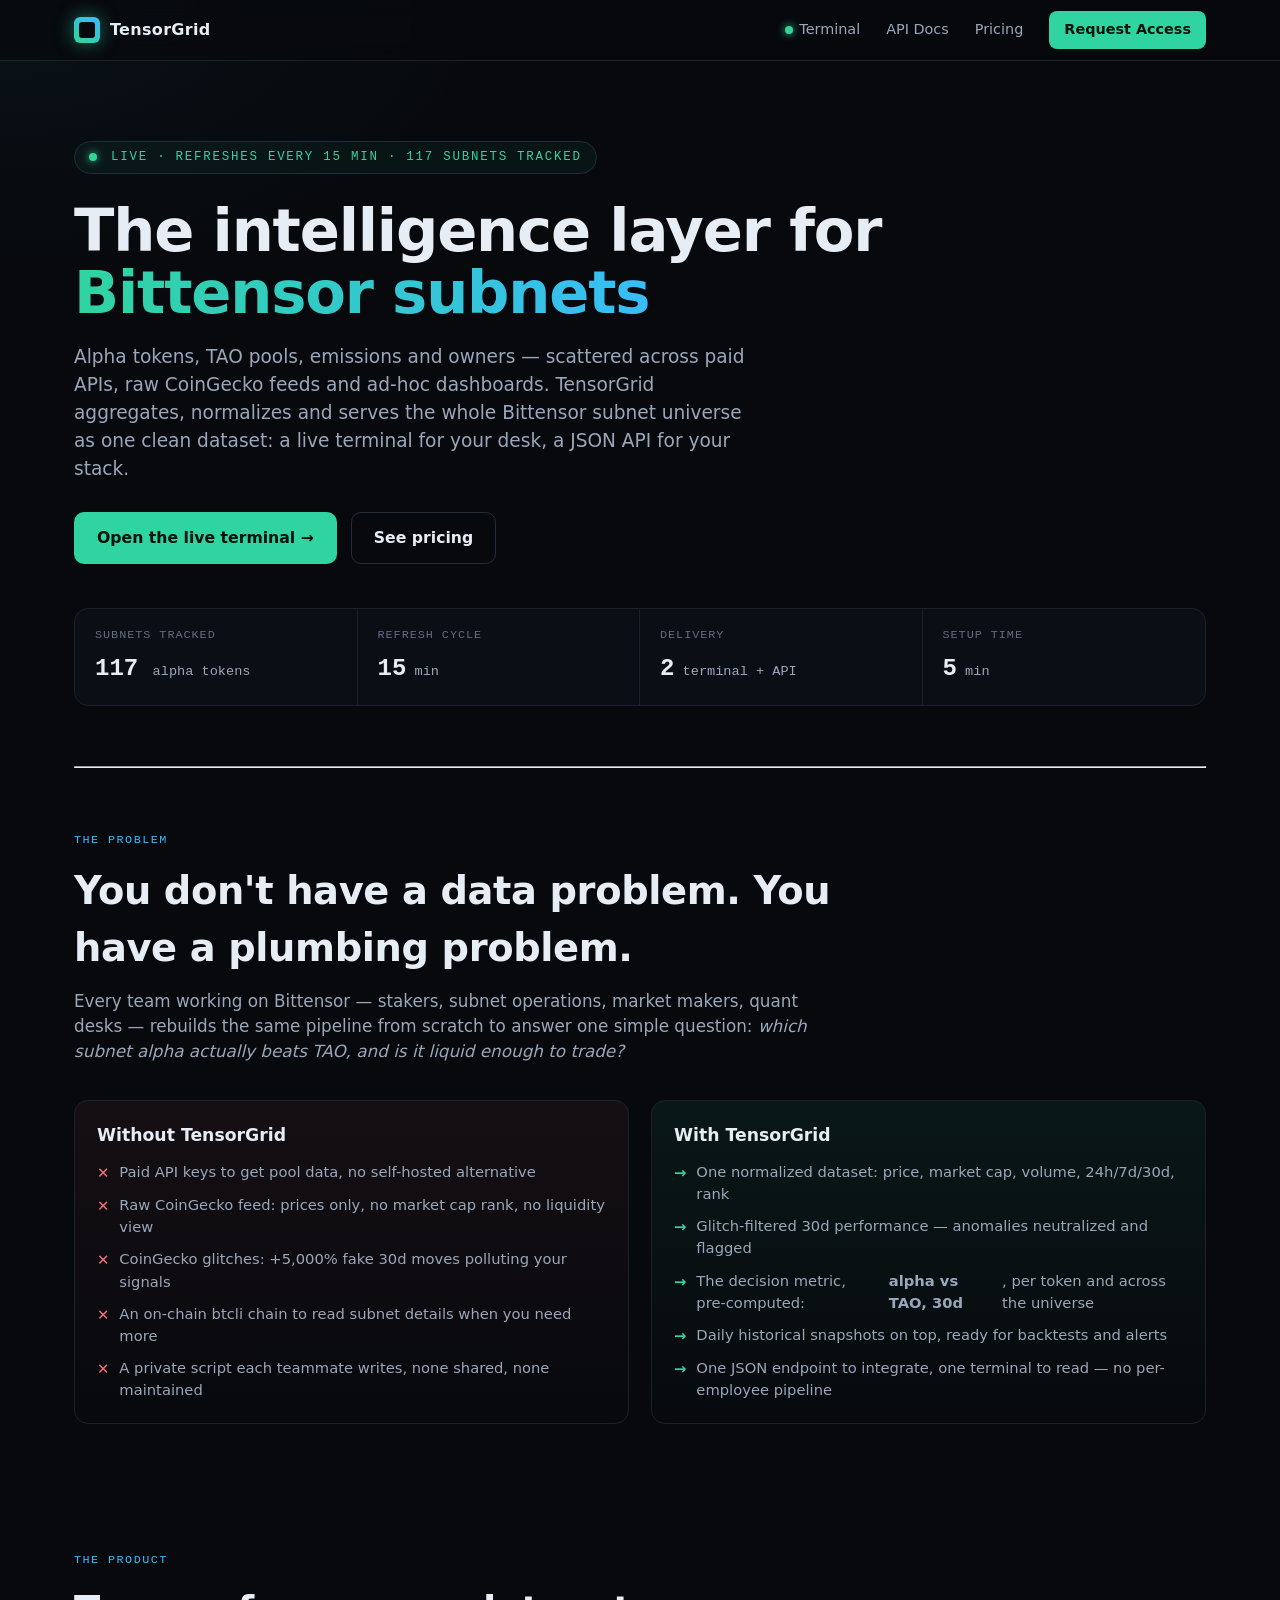
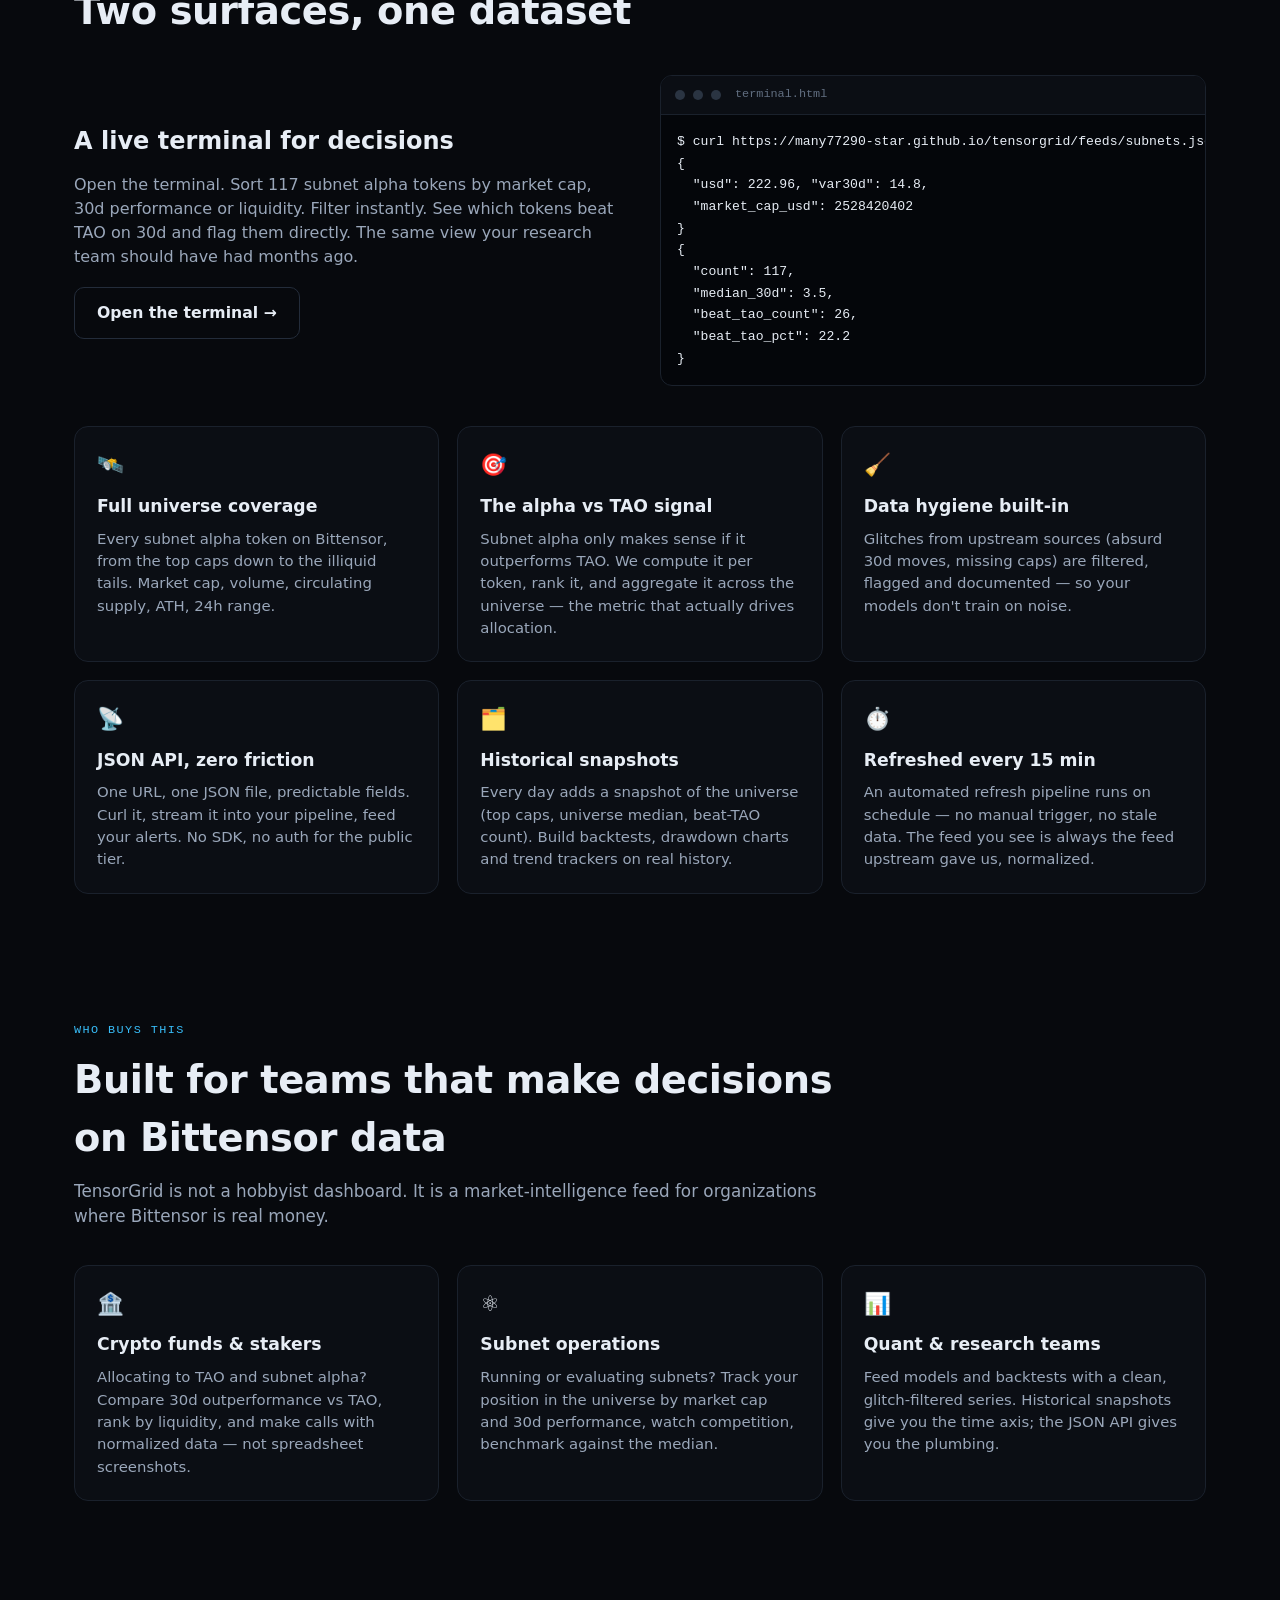
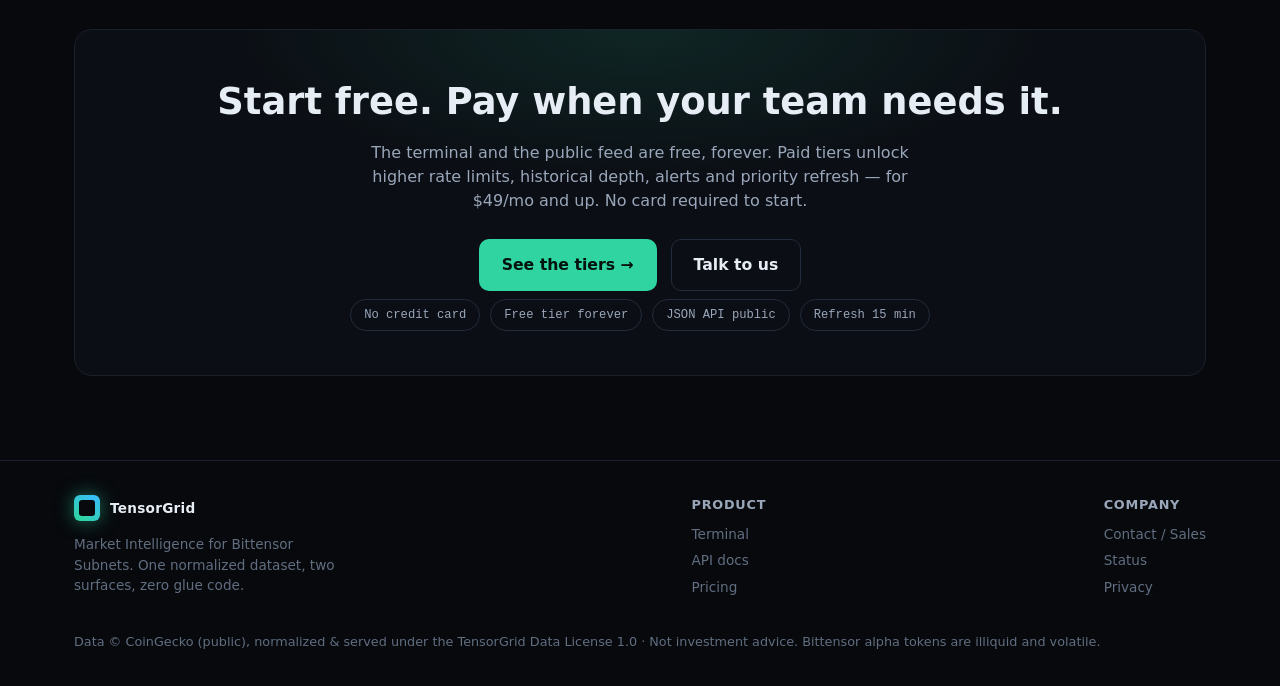
<file: index.html>
<!DOCTYPE html>
<html lang="en">
<head>
<meta charset="UTF-8">
<meta name="viewport" content="width=device-width, initial-scale=1.0">
<title>TensorGrid — Market Intelligence for Bittensor Subnets</title>
<meta name="description" content="TensorGrid is the B2B market intelligence terminal for Bittensor subnets: normalized alpha-token data (price, market cap, liquidity, rank, alpha-vs-TAO signal) delivered as a live terminal and a clean JSON API.">
<link rel="icon" href="data:image/svg+xml,<svg xmlns='http://www.w3.org/2000/svg' viewBox='0 0 100 100'><defs><linearGradient id='g' x1='0' y1='0' x2='1' y2='1'><stop offset='0' stop-color='%232fd4a0'/><stop offset='1' stop-color='%2338bdf8'/></linearGradient></defs><rect x='20' y='20' width='60' height='60' rx='14' fill='url(%23g)'/></svg>">
<link rel="stylesheet" href="css/style.css">
</head>
<body>

<nav>
  <div class="wrap nav-inner">
    <a class="brand" href="index.html"><span class="mark"></span><b>TensorGrid</b></a>
    <div class="nav-links">
      <a href="terminal.html"><span class="live-dot"></span>Terminal</a>
      <a href="docs.html">API Docs</a>
      <a href="pricing.html">Pricing</a>
      <a class="cta" href="contact.html">Request Access</a>
    </div>
  </div>
</nav>

<!-- ===== HERO ===== -->
<header class="hero">
  <div class="wrap">
    <span class="kicker"><span class="live-dot"></span>Live · refreshes every 15 min · 117 subnets tracked</span>
    <h1>The intelligence layer for<br><span class="hl">Bittensor subnets</span></h1>
    <p class="lede">Alpha tokens, TAO pools, emissions and owners — scattered across paid APIs, raw CoinGecko feeds and ad-hoc dashboards. TensorGrid aggregates, normalizes and serves the whole Bittensor subnet universe as one clean dataset: a live terminal for your desk, a JSON API for your stack.</p>
    <div class="hero-cta">
      <a class="btn btn-p" href="terminal.html">Open the live terminal →</a>
      <a class="btn btn-g" href="pricing.html">See pricing</a>
    </div>
    <div class="hero-stats">
      <div class="cell"><div class="k">Subnets tracked</div><div class="v">117 <span class="s">alpha tokens</span></div></div>
      <div class="cell"><div class="k">Refresh cycle</div><div class="v">15<span class="s"> min</span></div></div>
      <div class="cell"><div class="k">Delivery</div><div class="v">2<span class="s"> terminal + API</span></div></div>
      <div class="cell"><div class="k">Setup time</div><div class="v">5<span class="s"> min</span></div></div>
    </div>
  </div>
</header>

<div class="wrap"><hr class="divider"></div>

<!-- ===== PAIN ===== -->
<section>
  <div class="wrap">
    <div class="sec-head">
      <span class="tag">The problem</span>
      <h2>You don't have a data problem. You have a plumbing problem.</h2>
      <p>Every team working on Bittensor — stakers, subnet operations, market makers, quant desks — rebuilds the same pipeline from scratch to answer one simple question: <em>which subnet alpha actually beats TAO, and is it liquid enough to trade?</em></p>
    </div>
    <div class="split">
      <div class="pain">
        <div class="card">
          <h3>Without TensorGrid</h3>
          <ul class="list">
            <li><span class="x">✕</span> Paid API keys to get pool data, no self-hosted alternative</li>
            <li><span class="x">✕</span> Raw CoinGecko feed: prices only, no market cap rank, no liquidity view</li>
            <li><span class="x">✕</span> CoinGecko glitches: +5,000% fake 30d moves polluting your signals</li>
            <li><span class="x">✕</span> An on-chain btcli chain to read subnet details when you need more</li>
            <li><span class="x">✕</span> A private script each teammate writes, none shared, none maintained</li>
          </ul>
        </div>
      </div>
      <div class="fix">
        <div class="card">
          <h3>With TensorGrid</h3>
          <ul class="list">
            <li><span class="c">→</span> One normalized dataset: price, market cap, volume, 24h/7d/30d, rank</li>
            <li><span class="c">→</span> Glitch-filtered 30d performance — anomalies neutralized and flagged</li>
            <li><span class="c">→</span> The decision metric, pre-computed: <strong>alpha vs TAO, 30d</strong>, per token and across the universe</li>
            <li><span class="c">→</span> Daily historical snapshots on top, ready for backtests and alerts</li>
            <li><span class="c">→</span> One JSON endpoint to integrate, one terminal to read — no per-employee pipeline</li>
          </ul>
        </div>
      </div>
    </div>
  </div>
</section>

<!-- ===== PRODUCT ===== -->
<section>
  <div class="wrap">
    <div class="sec-head">
      <span class="tag">The product</span>
      <h2>Two surfaces, one dataset</h2>
    </div>
    <div class="frow" style="margin-bottom:40px">
      <div class="copy">
        <h3>A live terminal for decisions</h3>
        <p>Open the terminal. Sort 117 subnet alpha tokens by market cap, 30d performance or liquidity. Filter instantly. See which tokens beat TAO on 30d and flag them directly. The same view your research team should have had months ago.</p>
        <a class="btn btn-g" href="terminal.html">Open the terminal →</a>
      </div>
      <div class="code">
        <div class="bar"><span class="dot"></span><span class="dot"></span><span class="dot"></span><span class="lbl">terminal.html</span></div>
<pre>$ curl https://many77290-star.github.io/tensorgrid/feeds/subnets.json | jq '.tao, .universe'
{
  "usd": 222.96, "var30d": 14.8,
  "market_cap_usd": 2528420402
}
{
  "count": 117,
  "median_30d": 3.5,
  "beat_tao_count": 26,
  "beat_tao_pct": 22.2
}</pre>
      </div>
    </div>

    <div class="grid g3">
      <div class="card">
        <span class="ic">🛰️</span>
        <h3>Full universe coverage</h3>
        <p>Every subnet alpha token on Bittensor, from the top caps down to the illiquid tails. Market cap, volume, circulating supply, ATH, 24h range.</p>
      </div>
      <div class="card">
        <span class="ic">🎯</span>
        <h3>The alpha vs TAO signal</h3>
        <p>Subnet alpha only makes sense if it outperforms TAO. We compute it per token, rank it, and aggregate it across the universe — the metric that actually drives allocation.</p>
      </div>
      <div class="card">
        <span class="ic">🧹</span>
        <h3>Data hygiene built-in</h3>
        <p>Glitches from upstream sources (absurd 30d moves, missing caps) are filtered, flagged and documented — so your models don't train on noise.</p>
      </div>
      <div class="card">
        <span class="ic">📡</span>
        <h3>JSON API, zero friction</h3>
        <p>One URL, one JSON file, predictable fields. Curl it, stream it into your pipeline, feed your alerts. No SDK, no auth for the public tier.</p>
      </div>
      <div class="card">
        <span class="ic">🗂️</span>
        <h3>Historical snapshots</h3>
        <p>Every day adds a snapshot of the universe (top caps, universe median, beat-TAO count). Build backtests, drawdown charts and trend trackers on real history.</p>
      </div>
      <div class="card">
        <span class="ic">⏱️</span>
        <h3>Refreshed every 15 min</h3>
        <p>An automated refresh pipeline runs on schedule — no manual trigger, no stale data. The feed you see is always the feed upstream gave us, normalized.</p>
      </div>
    </div>
  </div>
</section>

<!-- ===== INTENDED BUYER ===== -->
<section>
  <div class="wrap">
    <div class="sec-head">
      <span class="tag">Who buys this</span>
      <h2>Built for teams that make decisions on Bittensor data</h2>
      <p>TensorGrid is not a hobbyist dashboard. It is a market-intelligence feed for organizations where Bittensor is real money.</p>
    </div>
    <div class="grid g3">
      <div class="card"><span class="ic">🏦</span><h3>Crypto funds & stakers</h3><p>Allocating to TAO and subnet alpha? Compare 30d outperformance vs TAO, rank by liquidity, and make calls with normalized data — not spreadsheet screenshots.</p></div>
      <div class="card"><span class="ic">⚛️</span><h3>Subnet operations</h3><p>Running or evaluating subnets? Track your position in the universe by market cap and 30d performance, watch competition, benchmark against the median.</p></div>
      <div class="card"><span class="ic">📊</span><h3>Quant & research teams</h3><p>Feed models and backtests with a clean, glitch-filtered series. Historical snapshots give you the time axis; the JSON API gives you the plumbing.</p></div>
    </div>
  </div>
</section>

<!-- ===== PRICING TEASER ===== -->
<section>
  <div class="wrap">
    <div class="band">
      <h2>Start free. Pay when your team needs it.</h2>
      <p>The terminal and the public feed are free, forever. Paid tiers unlock higher rate limits, historical depth, alerts and priority refresh — for $49/mo and up. No card required to start.</p>
      <div class="hero-cta" style="justify-content:center;margin-bottom:0">
        <a class="btn btn-p" href="pricing.html">See the tiers →</a>
        <a class="btn btn-g" href="contact.html">Talk to us</a>
      </div>
      <div class="pill-row">
        <span class="pill">No credit card</span>
        <span class="pill">Free tier forever</span>
        <span class="pill">JSON API public</span>
        <span class="pill">Refresh 15 min</span>
      </div>
    </div>
  </div>
</section>

<footer>
  <div class="wrap foot-grid">
    <div class="col">
      <div class="brand" style="margin-bottom:10px"><span class="mark"></span><b>TensorGrid</b></div>
      <p style="max-width:280px">Market Intelligence for Bittensor Subnets. One normalized dataset, two surfaces, zero glue code.</p>
    </div>
    <div class="col">
      <h4>Product</h4>
      <a href="terminal.html">Terminal</a>
      <a href="docs.html">API docs</a>
      <a href="pricing.html">Pricing</a>
    </div>
    <div class="col">
      <h4>Company</h4>
      <a href="contact.html">Contact / Sales</a>
      <a href="#">Status</a>
      <a href="#">Privacy</a>
    </div>
  </div>
  <div class="wrap" style="margin-top:22px">
    <span class="note">Data © CoinGecko (public), normalized & served under the TensorGrid Data License 1.0 · Not investment advice. Bittensor alpha tokens are illiquid and volatile.</span>
  </div>
</footer>

</body>
</html>
</file>
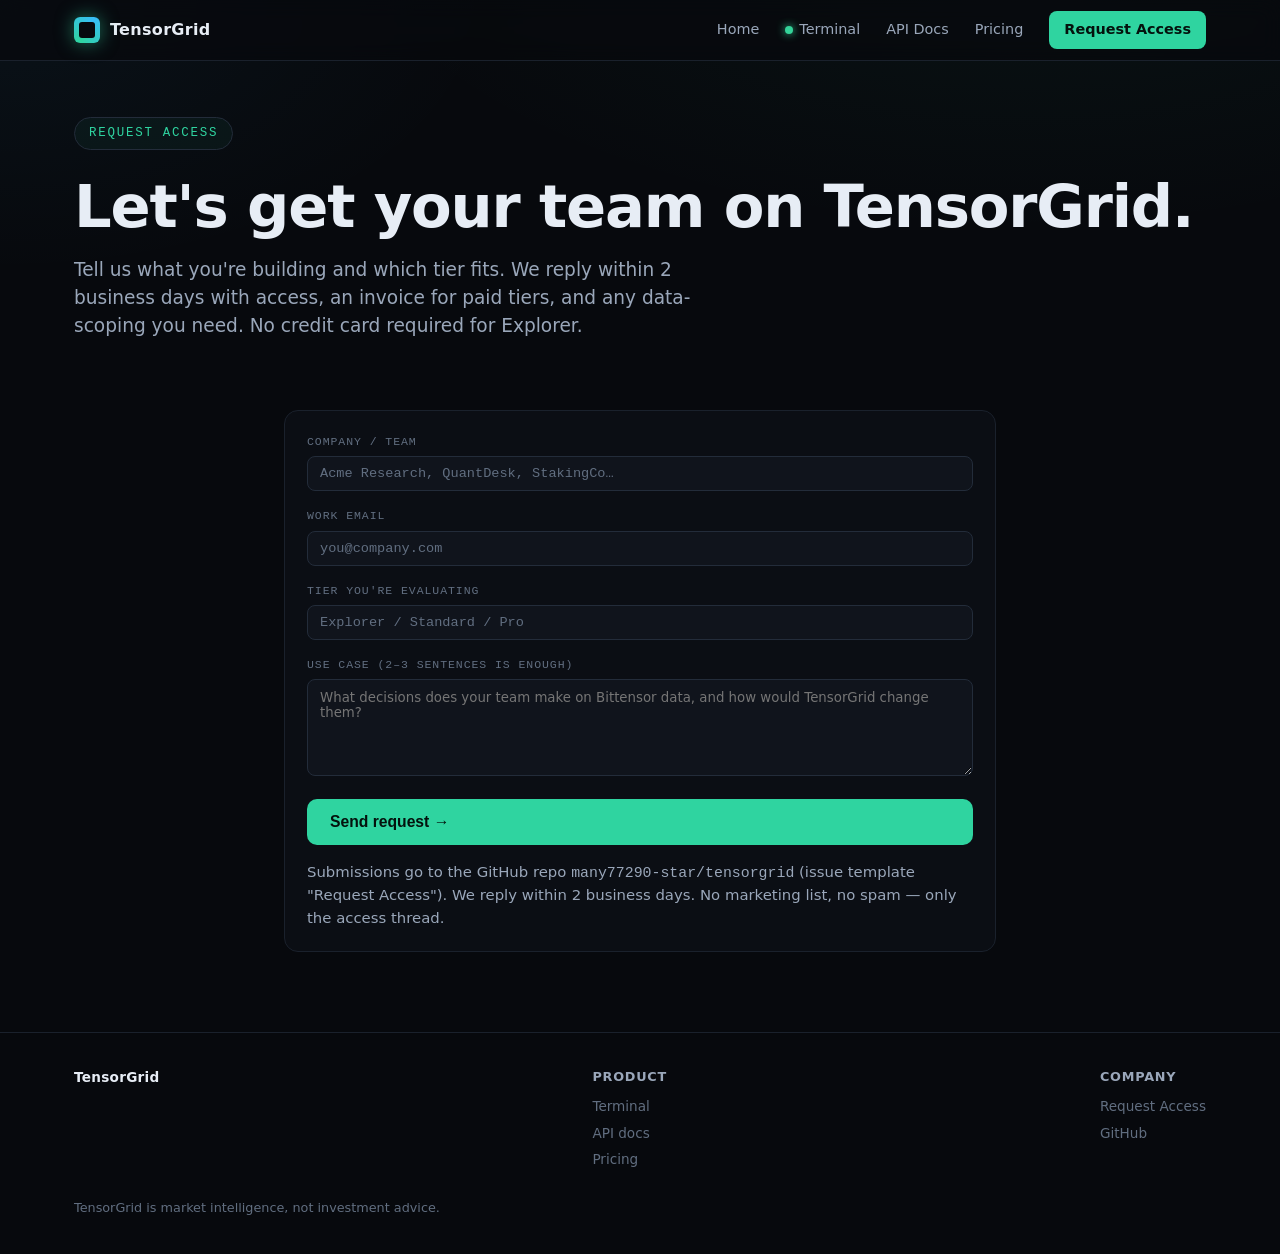
<file: contact.html>
<!DOCTYPE html>
<html lang="en">
<head>
<meta charset="UTF-8">
<meta name="viewport" content="width=device-width, initial-scale=1.0">
<title>TensorGrid — Request Access</title>
<meta name="description" content="Request TensorGrid access: tell us your team, your use case, and the tier you want. We reply within 2 business days.">
<link rel="stylesheet" href="css/style.css">
</head>
<body>

<nav>
  <div class="wrap nav-inner">
    <a class="brand" href="index.html"><span class="mark"></span><b>TensorGrid</b></a>
    <div class="nav-links">
      <a href="index.html">Home</a>
      <a href="terminal.html"><span class="live-dot"></span>Terminal</a>
      <a href="docs.html">API Docs</a>
      <a href="pricing.html">Pricing</a>
      <a class="cta" href="contact.html">Request Access</a>
    </div>
  </div>
</nav>

<header class="hero" style="padding:56px 0 20px">
  <div class="wrap">
    <span class="kicker">Request Access</span>
    <h1>Let's get your team on TensorGrid.</h1>
    <p class="lede">Tell us what you're building and which tier fits. We reply within 2 business days with access, an invoice for paid tiers, and any data-scoping you need. No credit card required for Explorer.</p>
  </div>
</header>

<section style="padding:20px 0 60px">
  <div class="wrap" style="max-width:760px">
    <form id="form" class="card" onsubmit="return submitForm(event)" style="display:flex;flex-direction:column;gap:16px">
      <label>
        <span class="k" style="display:block;margin-bottom:6px;font-family:var(--mono);font-size:.72rem;letter-spacing:.08em;text-transform:uppercase;color:var(--txt-3)">Company / team</span>
        <input class="search" name="company" placeholder="Acme Research, QuantDesk, StakingCo…" style="width:100%" required>
      </label>
      <label>
        <span class="k" style="display:block;margin-bottom:6px;font-family:var(--mono);font-size:.72rem;letter-spacing:.08em;text-transform:uppercase;color:var(--txt-3)">Work email</span>
        <input class="search" type="email" name="email" placeholder="you@company.com" style="width:100%" required>
      </label>
      <label>
        <span class="k" style="display:block;margin-bottom:6px;font-family:var(--mono);font-size:.72rem;letter-spacing:.08em;text-transform:uppercase;color:var(--txt-3)">Tier you're evaluating</span>
        <input class="search" list="tiers" name="tier" placeholder="Explorer / Standard / Pro" style="width:100%">
        <datalist id="tiers">
          <option value="Explorer">
          <option value="Standard">
          <option value="Pro">
          <option value="Enterprise">
        </datalist>
      </label>
      <label>
        <span class="k" style="display:block;margin-bottom:6px;font-family:var(--mono);font-size:.72rem;letter-spacing:.08em;text-transform:uppercase;color:var(--txt-3)">Use case (2–3 sentences is enough)</span>
        <textarea class="search" name="message" rows="5" placeholder="What decisions does your team make on Bittensor data, and how would TensorGrid change them?" style="width:100%;font-family:var(--sans);background:var(--bg-3);color:var(--txt);border:1px solid var(--line-2);border-radius:8px;padding:10px 12px" required></textarea>
      </label>
      <button class="btn btn-p" type="submit">Send request →</button>
      <div id="status" style="display:none;font-family:var(--mono);font-size:.85rem;background:rgba(47,212,160,.1);border:1px solid var(--acc);color:var(--acc);padding:12px 14px;border-radius:8px"></div>
      <p class="note">Submissions go to the GitHub repo <span class="mono">many77290-star/tensorgrid</span> (issue template "Request Access"). We reply within 2 business days. No marketing list, no spam — only the access thread.</p>
    </form>
  </div>
</section>

<footer>
  <div class="wrap foot-grid">
    <div class="col"><a href="index.html" class="brand" style="margin-bottom:10px"><span class="mark"></span><b>TensorGrid</b></a></div>
    <div class="col"><h4>Product</h4><a href="terminal.html">Terminal</a><a href="docs.html">API docs</a><a href="pricing.html">Pricing</a></div>
    <div class="col"><h4>Company</h4><a href="https://github.com/many77290-star/tensorgrid/issues/new?labels=access">Request Access</a><a href="https://github.com/many77290-star/tensorgrid">GitHub</a></div>
  </div>
  <div class="wrap" style="margin-top:22px"><span class="note">TensorGrid is market intelligence, not investment advice.</span></div>
</footer>

<script>
function submitForm(e){
  e.preventDefault();
  const f = e.target;
  const company = f.company.value.trim() || "your-company";
  const email = f.email.value.trim();
  const tier = f.tier.value || "Not specified";
  const msg = f.message.value.trim();
  const title = `Request Access · ${company} — ${tier}`;
  const body = [
    "**Company:** " + company,
    "**Email:** " + email,
    "**Tier:** " + tier,
    "",
    msg,
    "",
    "_(This issue was generated from the TensorGrid contact form.)_"
  ].join("\n");
  const url = "https://github.com/many77290-star/tensorgrid/issues/new?labels=access&title=" +
              encodeURIComponent(title) + "&body=" + encodeURIComponent(body);
  const st = document.getElementById("status");
  st.style.display = "block";
  st.textContent = "→ Taking you to the GitHub request form. If nothing opens, use: https://github.com/many77290-star/tensorgrid/issues/new";
  window.open(url, "_blank");
  return false;
}
</script>
</body>
</html>
</file>
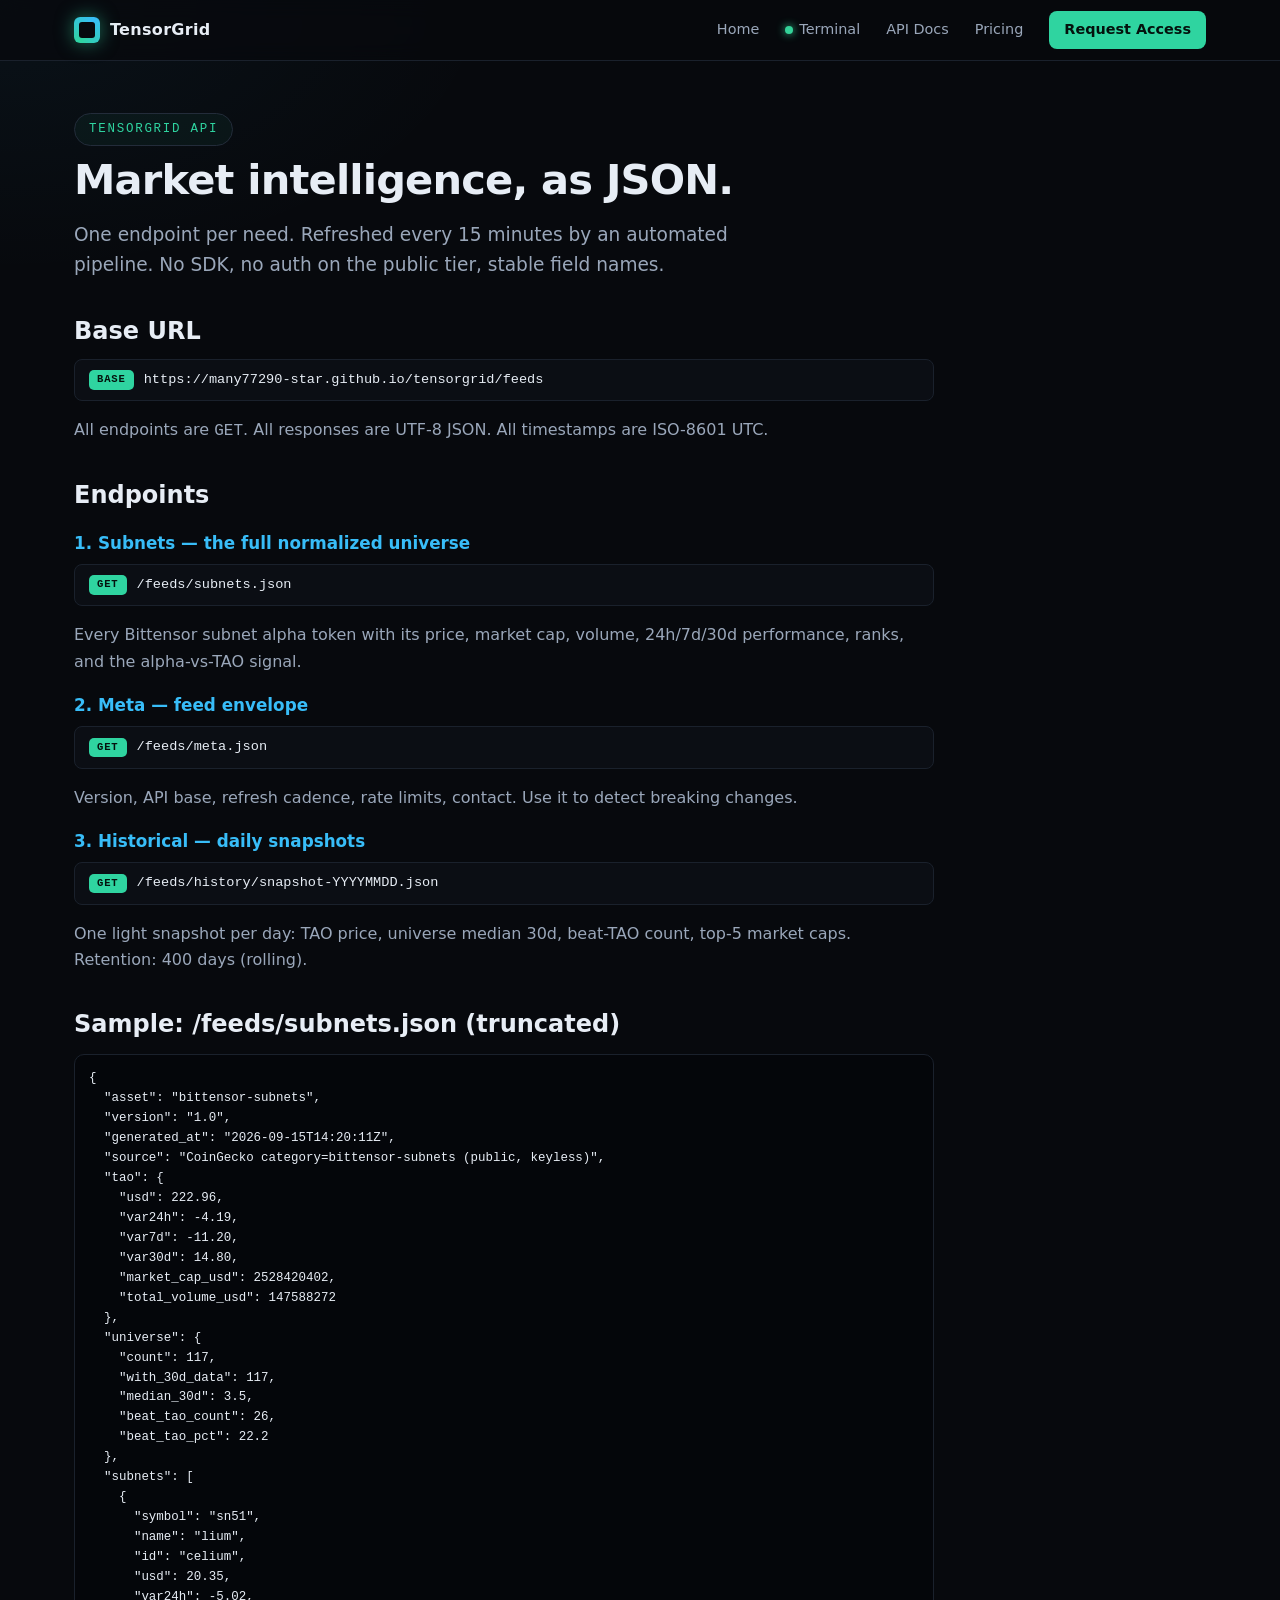
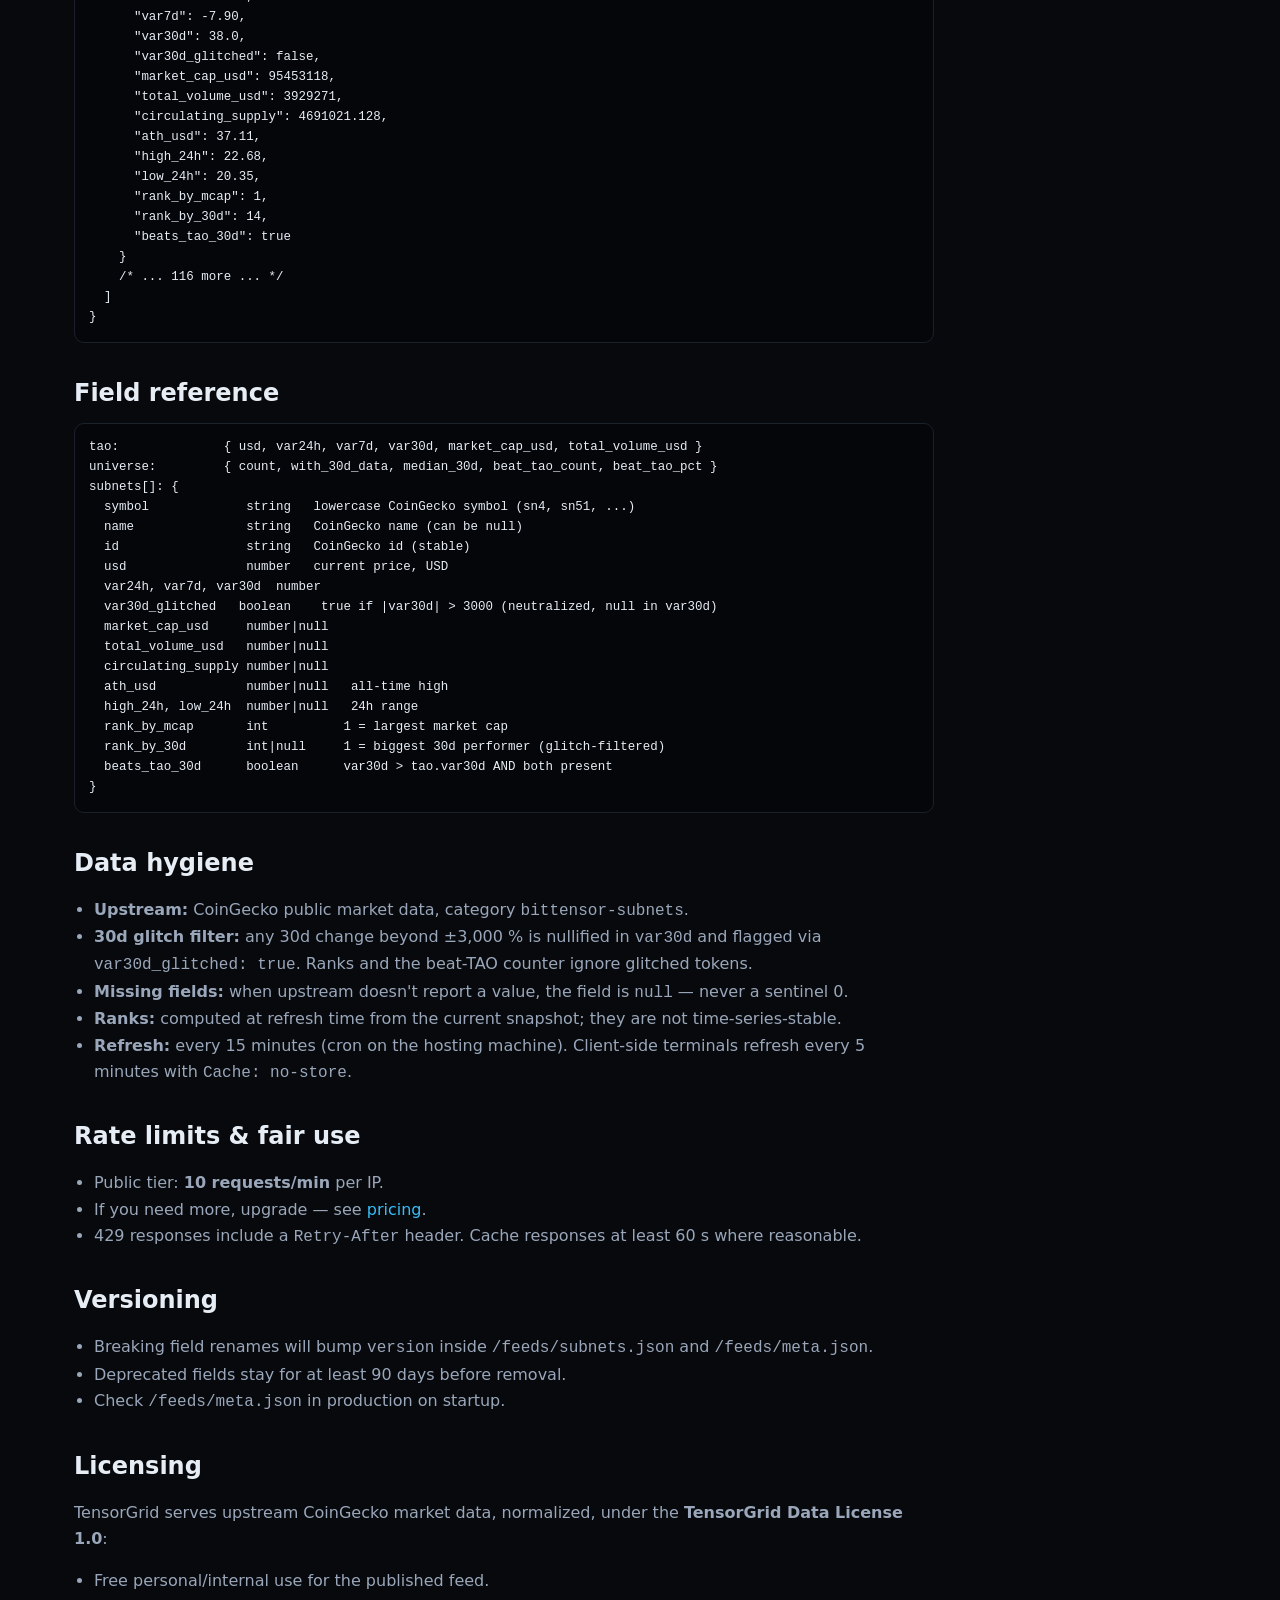
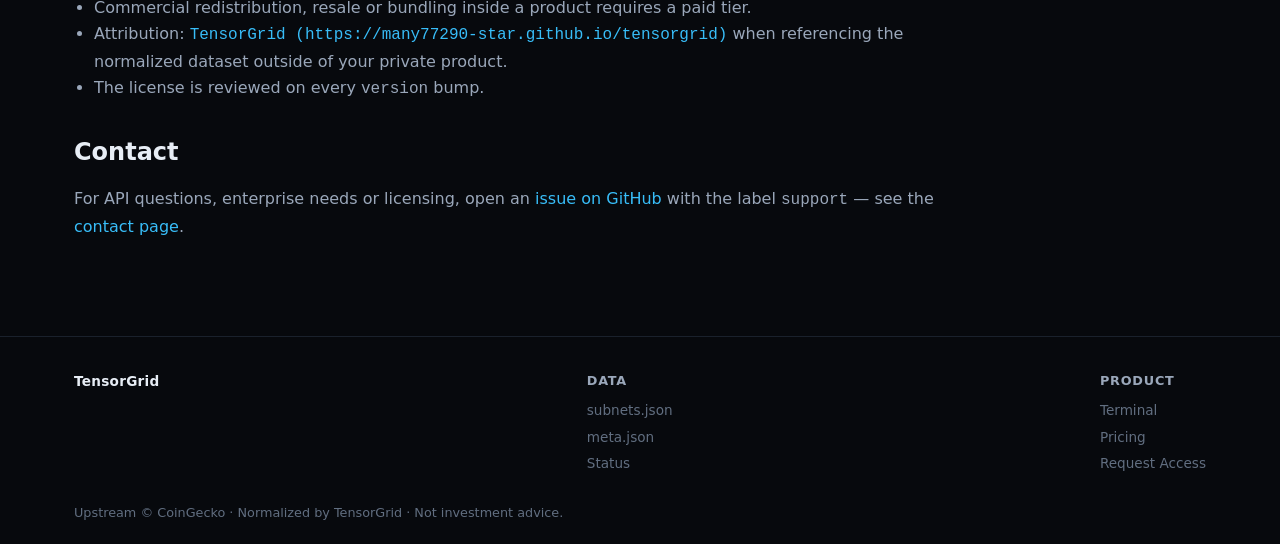
<file: docs.html>
<!DOCTYPE html>
<html lang="en">
<head>
<meta charset="UTF-8">
<meta name="viewport" content="width=device-width, initial-scale=1.0">
<title>TensorGrid API — Docs</title>
<meta name="description" content="TensorGrid API documentation: JSON endpoints for Bittensor subnet alpha tokens, refresh cadence, schema, data hygiene, rate limits, licensing.">
<link rel="stylesheet" href="css/style.css">
<style>
  .doc{padding:40px 0 60px; max-width:860px}
  .doc h2{font-size:1.5rem;margin:32px 0 10px}
  .doc h3{font-size:1.05rem;margin:18px 0 8px;color:var(--acc-2)}
  .doc p,.doc li{color:var(--txt-2);line-height:1.65}
  .doc ul,.doc ol{padding-left:20px}
  .endpoint{display:flex;align-items:center;gap:10px;font-family:var(--mono);font-size:.85rem;background:var(--bg-2);border:1px solid var(--line);border-radius:8px;padding:10px 14px;margin:8px 0}
  .method{font-size:.66rem;font-weight:700;background:var(--acc);color:#04120d;padding:2px 8px;border-radius:5px;letter-spacing:.08em}
  .url{color:var(--txt);word-break:break-all}
  .schema pre{background:#04060a;border:1px solid var(--line);border-radius:10px;padding:14px;font-family:var(--mono);font-size:.78rem;overflow:auto;line-height:1.6}
</style>
</head>
<body>

<nav>
  <div class="wrap nav-inner">
    <a class="brand" href="index.html"><span class="mark"></span><b>TensorGrid</b></a>
    <div class="nav-links">
      <a href="index.html">Home</a>
      <a href="terminal.html"><span class="live-dot"></span>Terminal</a>
      <a href="docs.html">API Docs</a>
      <a href="pricing.html">Pricing</a>
      <a class="cta" href="contact.html">Request Access</a>
    </div>
  </div>
</nav>

<div class="wrap">
  <div class="doc">
    <div class="hero" style="padding:12px 0 0">
      <span class="kicker" style="margin-bottom:12px">TensorGrid API</span>
      <h1 style="font-size:clamp(1.9rem,4vw,2.6rem)">Market intelligence, as JSON.</h1>
      <p class="lede">One endpoint per need. Refreshed every 15 minutes by an automated pipeline. No SDK, no auth on the public tier, stable field names.</p>
    </div>

    <h2>Base URL</h2>
    <div class="endpoint"><span class="method">BASE</span><span class="url">https://many77290-star.github.io/tensorgrid/feeds</span></div>
    <p>All endpoints are <code class="mono">GET</code>. All responses are UTF-8 JSON. All timestamps are ISO-8601 UTC.</p>

    <h2>Endpoints</h2>

    <h3>1. Subnets — the full normalized universe</h3>
    <div class="endpoint"><span class="method">GET</span><span class="url">/feeds/subnets.json</span></div>
    <p>Every Bittensor subnet alpha token with its price, market cap, volume, 24h/7d/30d performance, ranks, and the alpha-vs-TAO signal.</p>

    <h3>2. Meta — feed envelope</h3>
    <div class="endpoint"><span class="method">GET</span><span class="url">/feeds/meta.json</span></div>
    <p>Version, API base, refresh cadence, rate limits, contact. Use it to detect breaking changes.</p>

    <h3>3. Historical — daily snapshots</h3>
    <div class="endpoint"><span class="method">GET</span><span class="url">/feeds/history/snapshot-YYYYMMDD.json</span></div>
    <p>One light snapshot per day: TAO price, universe median 30d, beat-TAO count, top-5 market caps. Retention: 400 days (rolling).</p>

    <h2>Sample: /feeds/subnets.json (truncated)</h2>
    <div class="schema">
<pre>{
  "asset": "bittensor-subnets",
  "version": "1.0",
  "generated_at": "2026-09-15T14:20:11Z",
  "source": "CoinGecko category=bittensor-subnets (public, keyless)",
  "tao": {
    "usd": 222.96,
    "var24h": -4.19,
    "var7d": -11.20,
    "var30d": 14.80,
    "market_cap_usd": 2528420402,
    "total_volume_usd": 147588272
  },
  "universe": {
    "count": 117,
    "with_30d_data": 117,
    "median_30d": 3.5,
    "beat_tao_count": 26,
    "beat_tao_pct": 22.2
  },
  "subnets": [
    {
      "symbol": "sn51",
      "name": "lium",
      "id": "celium",
      "usd": 20.35,
      "var24h": -5.02,
      "var7d": -7.90,
      "var30d": 38.0,
      "var30d_glitched": false,
      "market_cap_usd": 95453118,
      "total_volume_usd": 3929271,
      "circulating_supply": 4691021.128,
      "ath_usd": 37.11,
      "high_24h": 22.68,
      "low_24h": 20.35,
      "rank_by_mcap": 1,
      "rank_by_30d": 14,
      "beats_tao_30d": true
    }
    /* ... 116 more ... */
  ]
}</pre>
    </div>

    <h2>Field reference</h2>
    <div class="schema">
<pre>tao:              { usd, var24h, var7d, var30d, market_cap_usd, total_volume_usd }
universe:         { count, with_30d_data, median_30d, beat_tao_count, beat_tao_pct }
subnets[]: {
  symbol             string   lowercase CoinGecko symbol (sn4, sn51, ...)
  name               string   CoinGecko name (can be null)
  id                 string   CoinGecko id (stable)
  usd                number   current price, USD
  var24h, var7d, var30d  number
  var30d_glitched   boolean    true if |var30d| &gt; 3000 (neutralized, null in var30d)
  market_cap_usd     number|null
  total_volume_usd   number|null
  circulating_supply number|null
  ath_usd            number|null   all-time high
  high_24h, low_24h  number|null   24h range
  rank_by_mcap       int          1 = largest market cap
  rank_by_30d        int|null     1 = biggest 30d performer (glitch-filtered)
  beats_tao_30d      boolean      var30d &gt; tao.var30d AND both present
}</pre>
    </div>

    <h2>Data hygiene</h2>
    <ul>
      <li><strong>Upstream:</strong> CoinGecko public market data, category <code class="mono">bittensor-subnets</code>.</li>
      <li><strong>30d glitch filter:</strong> any 30d change beyond ±3,000 % is nullified in <code class="mono">var30d</code> and flagged via <code class="mono">var30d_glitched: true</code>. Ranks and the beat-TAO counter ignore glitched tokens.</li>
      <li><strong>Missing fields:</strong> when upstream doesn't report a value, the field is <code class="mono">null</code> — never a sentinel 0.</li>
      <li><strong>Ranks:</strong> computed at refresh time from the current snapshot; they are not time-series-stable.</li>
      <li><strong>Refresh:</strong> every 15 minutes (cron on the hosting machine). Client-side terminals refresh every 5 minutes with <code class="mono">Cache: no-store</code>.</li>
    </ul>

    <h2>Rate limits &amp; fair use</h2>
    <ul>
      <li>Public tier: <strong>10 requests/min</strong> per IP.</li>
      <li>If you need more, upgrade — see <a href="pricing.html">pricing</a>.</li>
      <li>429 responses include a <code class="mono">Retry-After</code> header. Cache responses at least 60 s where reasonable.</li>
    </ul>

    <h2>Versioning</h2>
    <ul>
      <li>Breaking field renames will bump <code class="mono">version</code> inside <code class="mono">/feeds/subnets.json</code> and <code class="mono">/feeds/meta.json</code>.</li>
      <li>Deprecated fields stay for at least 90 days before removal.</li>
      <li>Check <code class="mono">/feeds/meta.json</code> in production on startup.</li>
    </ul>

    <h2>Licensing</h2>
    <p>TensorGrid serves upstream CoinGecko market data, normalized, under the <strong>TensorGrid Data License 1.0</strong>:</p>
    <ul>
      <li>Free personal/internal use for the published feed.</li>
      <li>Commercial redistribution, resale or bundling inside a product requires a paid tier.</li>
      <li>Attribution: <a class="mono">TensorGrid (https://many77290-star.github.io/tensorgrid)</a> when referencing the normalized dataset outside of your private product.</li>
      <li>The license is reviewed on every <code class="mono">version</code> bump.</li>
    </ul>

    <h2>Contact</h2>
    <p>For API questions, enterprise needs or licensing, open an <a href="https://github.com/many77290-star/tensorgrid/issues/new?labels=support">issue on GitHub</a> with the label <code class="mono">support</code> — see the <a href="contact.html">contact page</a>.</p>
  </div>
</div>

<footer>
  <div class="wrap foot-grid">
    <div class="col"><a href="index.html" class="brand" style="margin-bottom:10px"><span class="mark"></span><b>TensorGrid</b></a></div>
    <div class="col"><h4>Data</h4><a href="feeds/subnets.json">subnets.json</a><a href="feeds/meta.json">meta.json</a><a href="#">Status</a></div>
    <div class="col"><h4>Product</h4><a href="terminal.html">Terminal</a><a href="pricing.html">Pricing</a><a href="contact.html">Request Access</a></div>
  </div>
  <div class="wrap" style="margin-top:22px"><span class="note">Upstream © CoinGecko · Normalized by TensorGrid · Not investment advice.</span></div>
</footer>
</body>
</html>
</file>
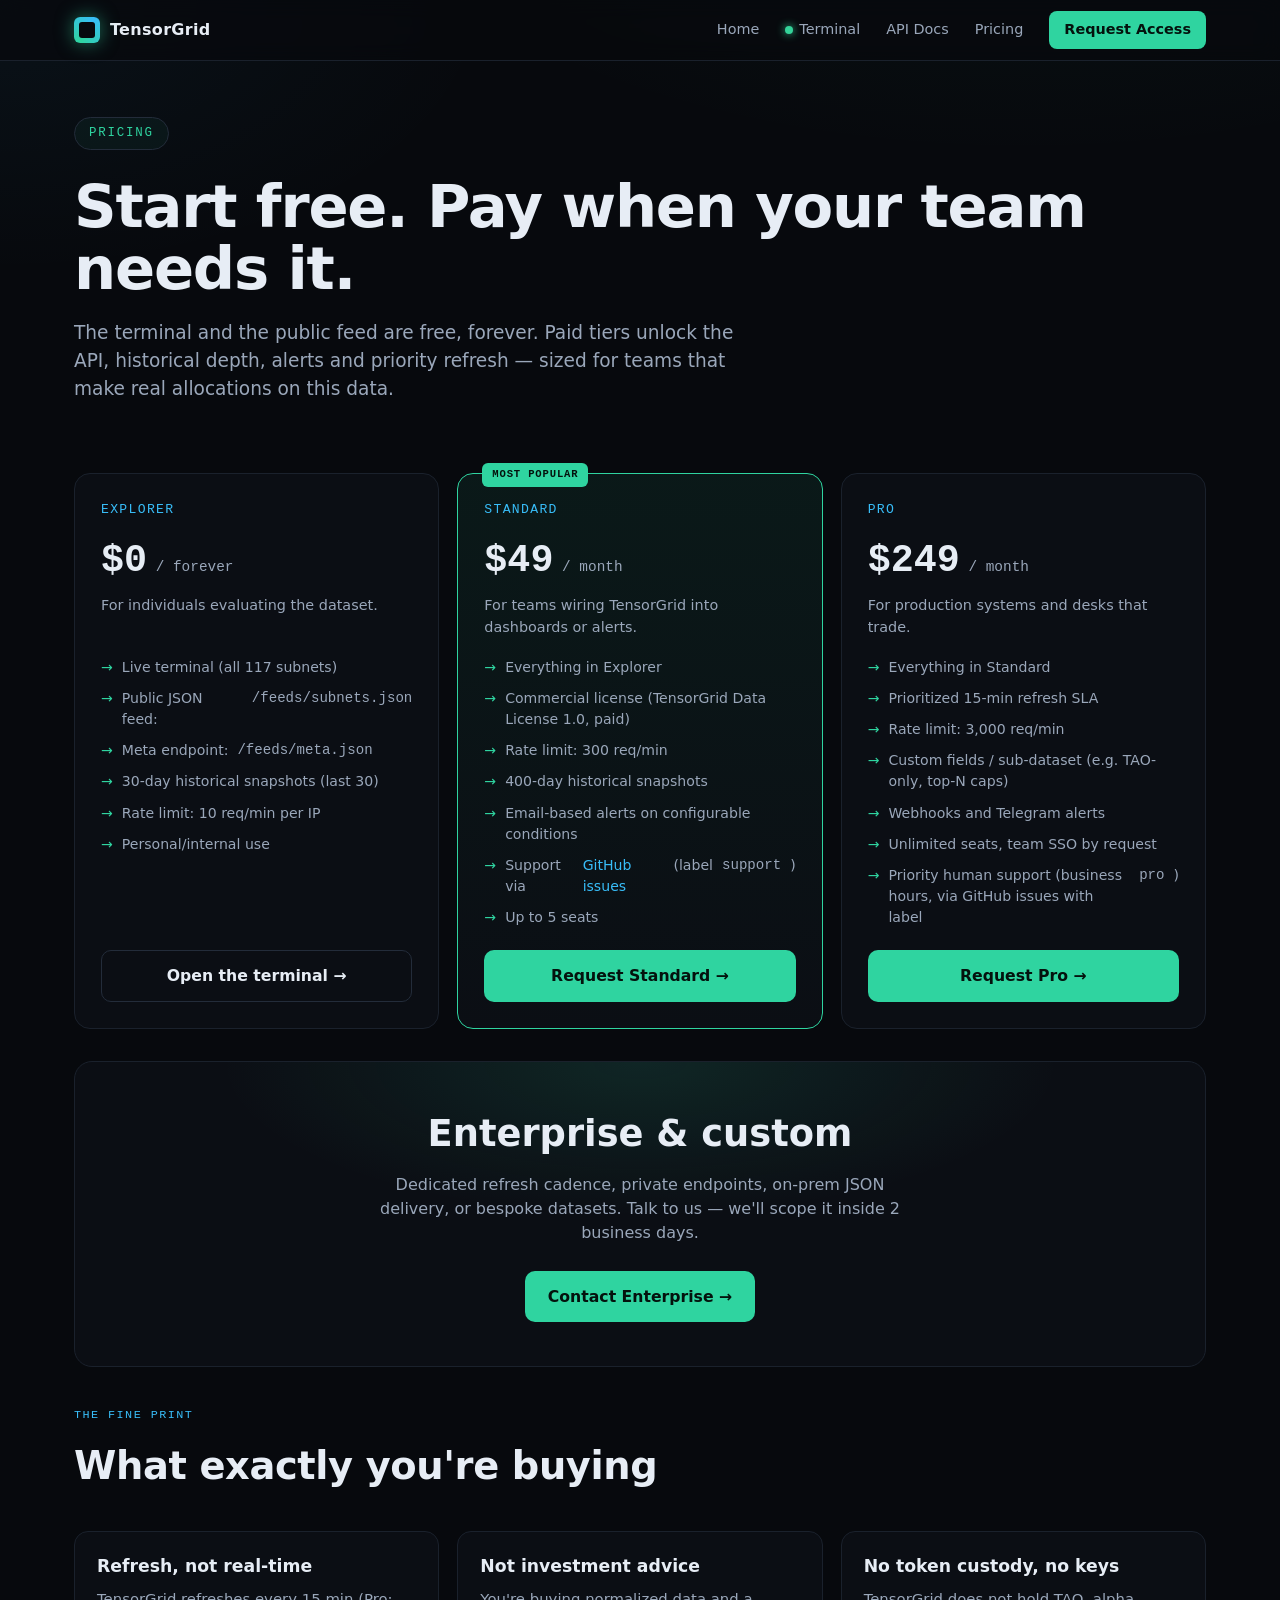
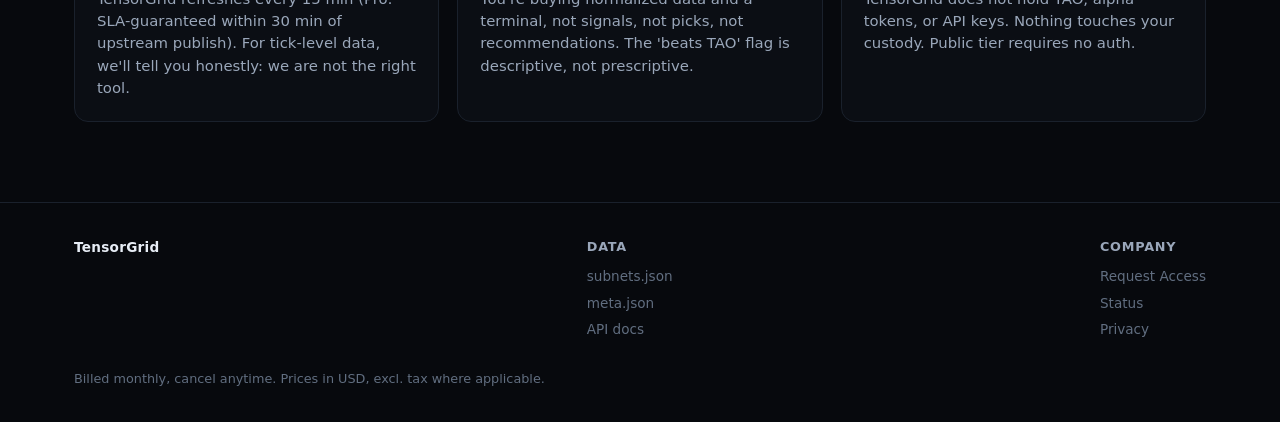
<file: pricing.html>
<!DOCTYPE html>
<html lang="en">
<head>
<meta charset="UTF-8">
<meta name="viewport" content="width=device-width, initial-scale=1.0">
<title>TensorGrid Pricing</title>
<meta name="description" content="TensorGrid pricing: free public tier, $49/mo Standard for API rate limits and historical depth, $249/mo Pro for 15-min refresh SLA and alerts. Enterprise by request.">
<link rel="stylesheet" href="css/style.css">
</head>
<body>

<nav>
  <div class="wrap nav-inner">
    <a class="brand" href="index.html"><span class="mark"></span><b>TensorGrid</b></a>
    <div class="nav-links">
      <a href="index.html">Home</a>
      <a href="terminal.html"><span class="live-dot"></span>Terminal</a>
      <a href="docs.html">API Docs</a>
      <a href="pricing.html">Pricing</a>
      <a class="cta" href="contact.html">Request Access</a>
    </div>
  </div>
</nav>

<header class="hero" style="padding:56px 0 20px">
  <div class="wrap">
    <span class="kicker">Pricing</span>
    <h1>Start free. Pay when your team needs it.</h1>
    <p class="lede">The terminal and the public feed are free, forever. Paid tiers unlock the API, historical depth, alerts and priority refresh — sized for teams that make real allocations on this data.</p>
  </div>
</header>

<section style="padding:20px 0 40px">
  <div class="wrap">
    <div class="price-grid">

      <div class="plan">
        <div class="pn">Explorer</div>
        <div class="pp">$0<span class="per"> / forever</span></div>
        <div class="pd">For individuals evaluating the dataset.</div>
        <ul>
          <li><span class="c">→</span>Live terminal (all 117 subnets)</li>
          <li><span class="c">→</span>Public JSON feed: <span class="mono">/feeds/subnets.json</span></li>
          <li><span class="c">→</span>Meta endpoint: <span class="mono">/feeds/meta.json</span></li>
          <li><span class="c">→</span>30-day historical snapshots (last 30)</li>
          <li><span class="c">→</span>Rate limit: 10 req/min per IP</li>
          <li><span class="c">→</span>Personal/internal use</li>
        </ul>
        <a class="btn btn-g" href="terminal.html">Open the terminal →</a>
      </div>

      <div class="plan hot">
        <div class="pn">Standard</div>
        <div class="pp">$49<span class="per"> / month</span></div>
        <div class="pd">For teams wiring TensorGrid into dashboards or alerts.</div>
        <ul>
          <li><span class="c">→</span>Everything in Explorer</li>
          <li><span class="c">→</span>Commercial license (TensorGrid Data License 1.0, paid)</li>
          <li><span class="c">→</span>Rate limit: 300 req/min</li>
          <li><span class="c">→</span>400-day historical snapshots</li>
          <li><span class="c">→</span>Email-based alerts on configurable conditions</li>
          <li><span class="c">→</span>Support via <a href="https://github.com/many77290-star/tensorgrid/issues/new?labels=support">GitHub issues</a> (label <code class="mono">support</code>)</li>
          <li><span class="c">→</span>Up to 5 seats</li>
        </ul>
        <a class="btn btn-p" href="contact.html">Request Standard →</a>
      </div>

      <div class="plan">
        <div class="pn">Pro</div>
        <div class="pp">$249<span class="per"> / month</span></div>
        <div class="pd">For production systems and desks that trade.</div>
        <ul>
          <li><span class="c">→</span>Everything in Standard</li>
          <li><span class="c">→</span>Prioritized 15-min refresh SLA</li>
          <li><span class="c">→</span>Rate limit: 3,000 req/min</li>
          <li><span class="c">→</span>Custom fields / sub-dataset (e.g. TAO-only, top-N caps)</li>
          <li><span class="c">→</span>Webhooks and Telegram alerts</li>
          <li><span class="c">→</span>Unlimited seats, team SSO by request</li>
          <li><span class="c">→</span>Priority human support (business hours, via GitHub issues with label <code class="mono">pro</code>)</li>
        </ul>
        <a class="btn btn-p" href="contact.html">Request Pro →</a>
      </div>

    </div>

    <div class="band" style="margin-top:32px">
      <h2>Enterprise &amp; custom</h2>
      <p>Dedicated refresh cadence, private endpoints, on-prem JSON delivery, or bespoke datasets. Talk to us — we'll scope it inside 2 business days.</p>
      <div class="hero-cta" style="justify-content:center;margin-bottom:0">
        <a class="btn btn-p" href="contact.html">Contact Enterprise →</a>
      </div>
    </div>
  </div>
</section>

<section style="padding:0 0 60px">
  <div class="wrap">
    <div class="sec-head">
      <span class="tag">The fine print</span>
      <h2>What exactly you're buying</h2>
    </div>
    <div class="grid g3">
      <div class="card"><h3>Refresh, not real-time</h3><p>TensorGrid refreshes every 15 min (Pro: SLA-guaranteed within 30 min of upstream publish). For tick-level data, we'll tell you honestly: we are not the right tool.</p></div>
      <div class="card"><h3>Not investment advice</h3><p>You're buying normalized data and a terminal, not signals, not picks, not recommendations. The 'beats TAO' flag is descriptive, not prescriptive.</p></div>
      <div class="card"><h3>No token custody, no keys</h3><p>TensorGrid does not hold TAO, alpha tokens, or API keys. Nothing touches your custody. Public tier requires no auth.</p></div>
    </div>
  </div>
</section>

<footer>
  <div class="wrap foot-grid">
    <div class="col"><a href="index.html" class="brand" style="margin-bottom:10px"><span class="mark"></span><b>TensorGrid</b></a></div>
    <div class="col"><h4>Data</h4><a href="feeds/subnets.json">subnets.json</a><a href="feeds/meta.json">meta.json</a><a href="docs.html">API docs</a></div>
    <div class="col"><h4>Company</h4><a href="contact.html">Request Access</a><a href="#">Status</a><a href="#">Privacy</a></div>
  </div>
  <div class="wrap" style="margin-top:22px"><span class="note">Billed monthly, cancel anytime. Prices in USD, excl. tax where applicable.</span></div>
</footer>
</body>
</html>
</file>
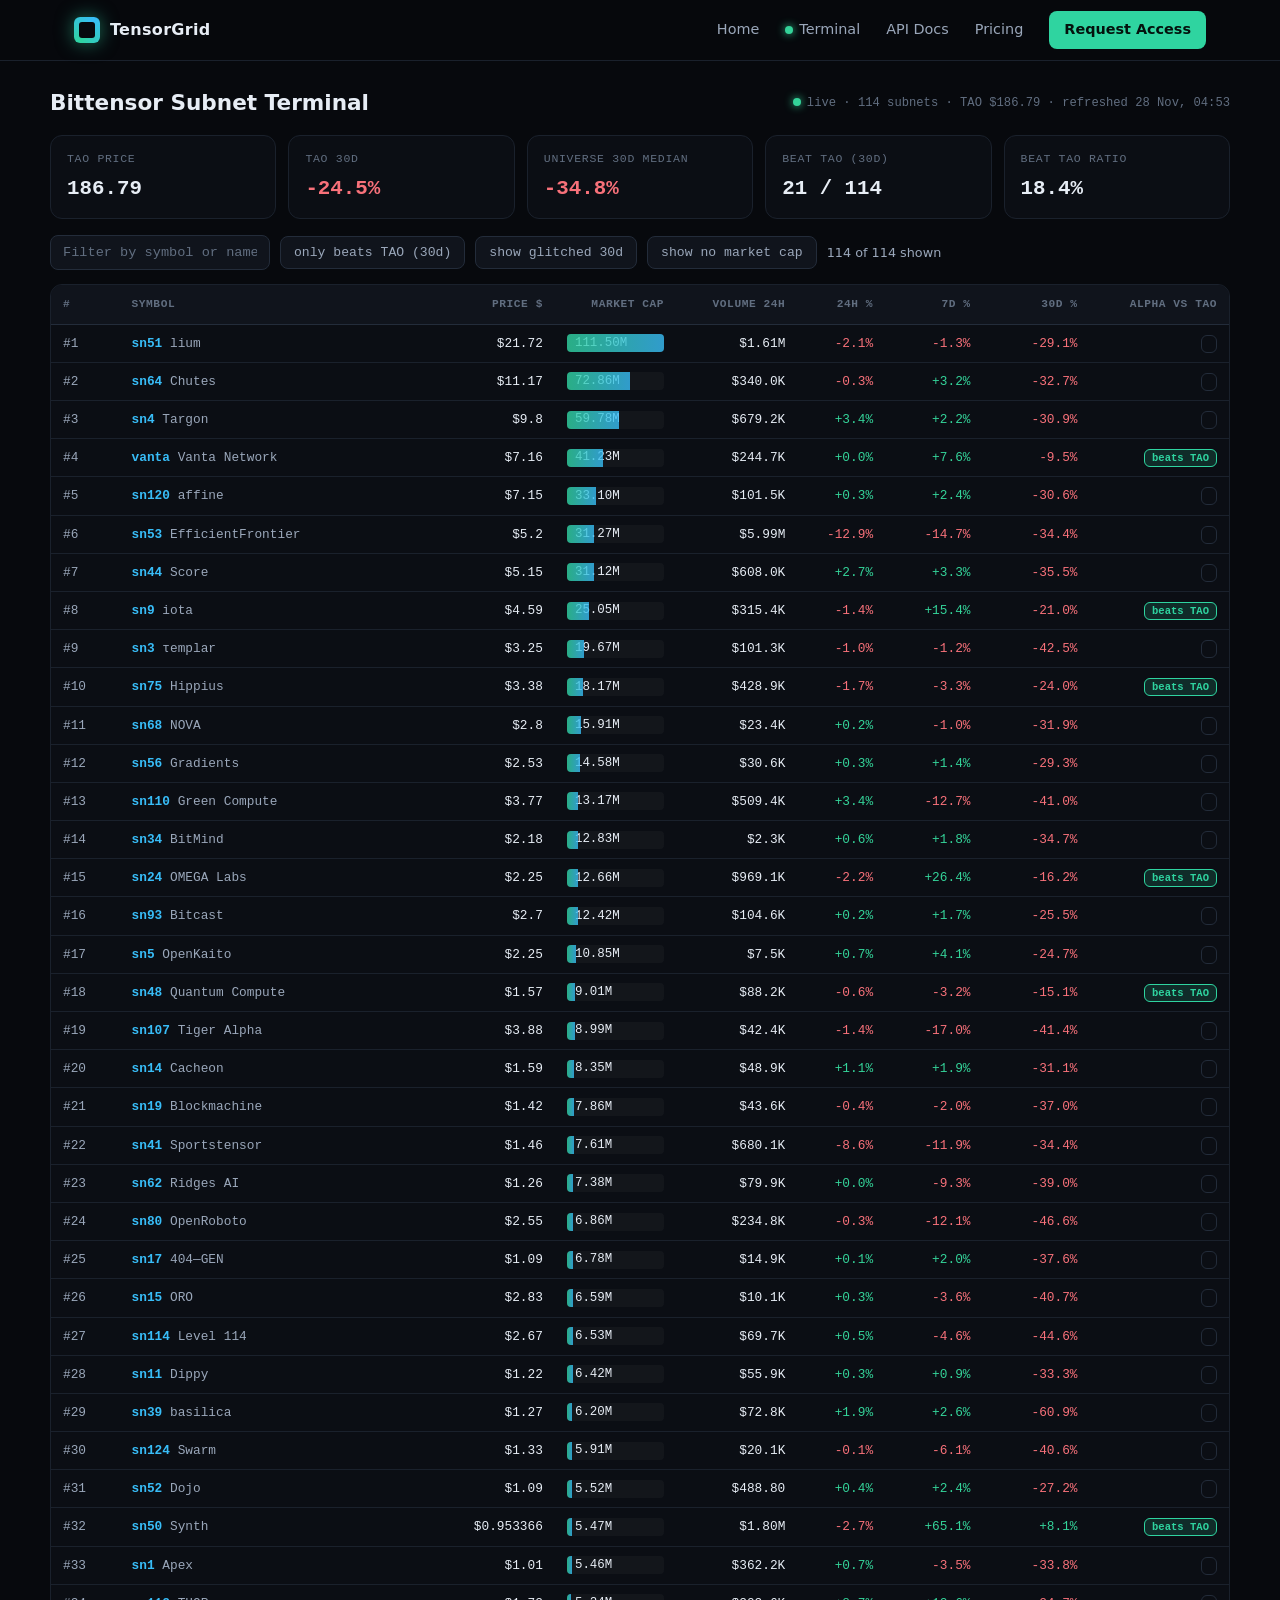
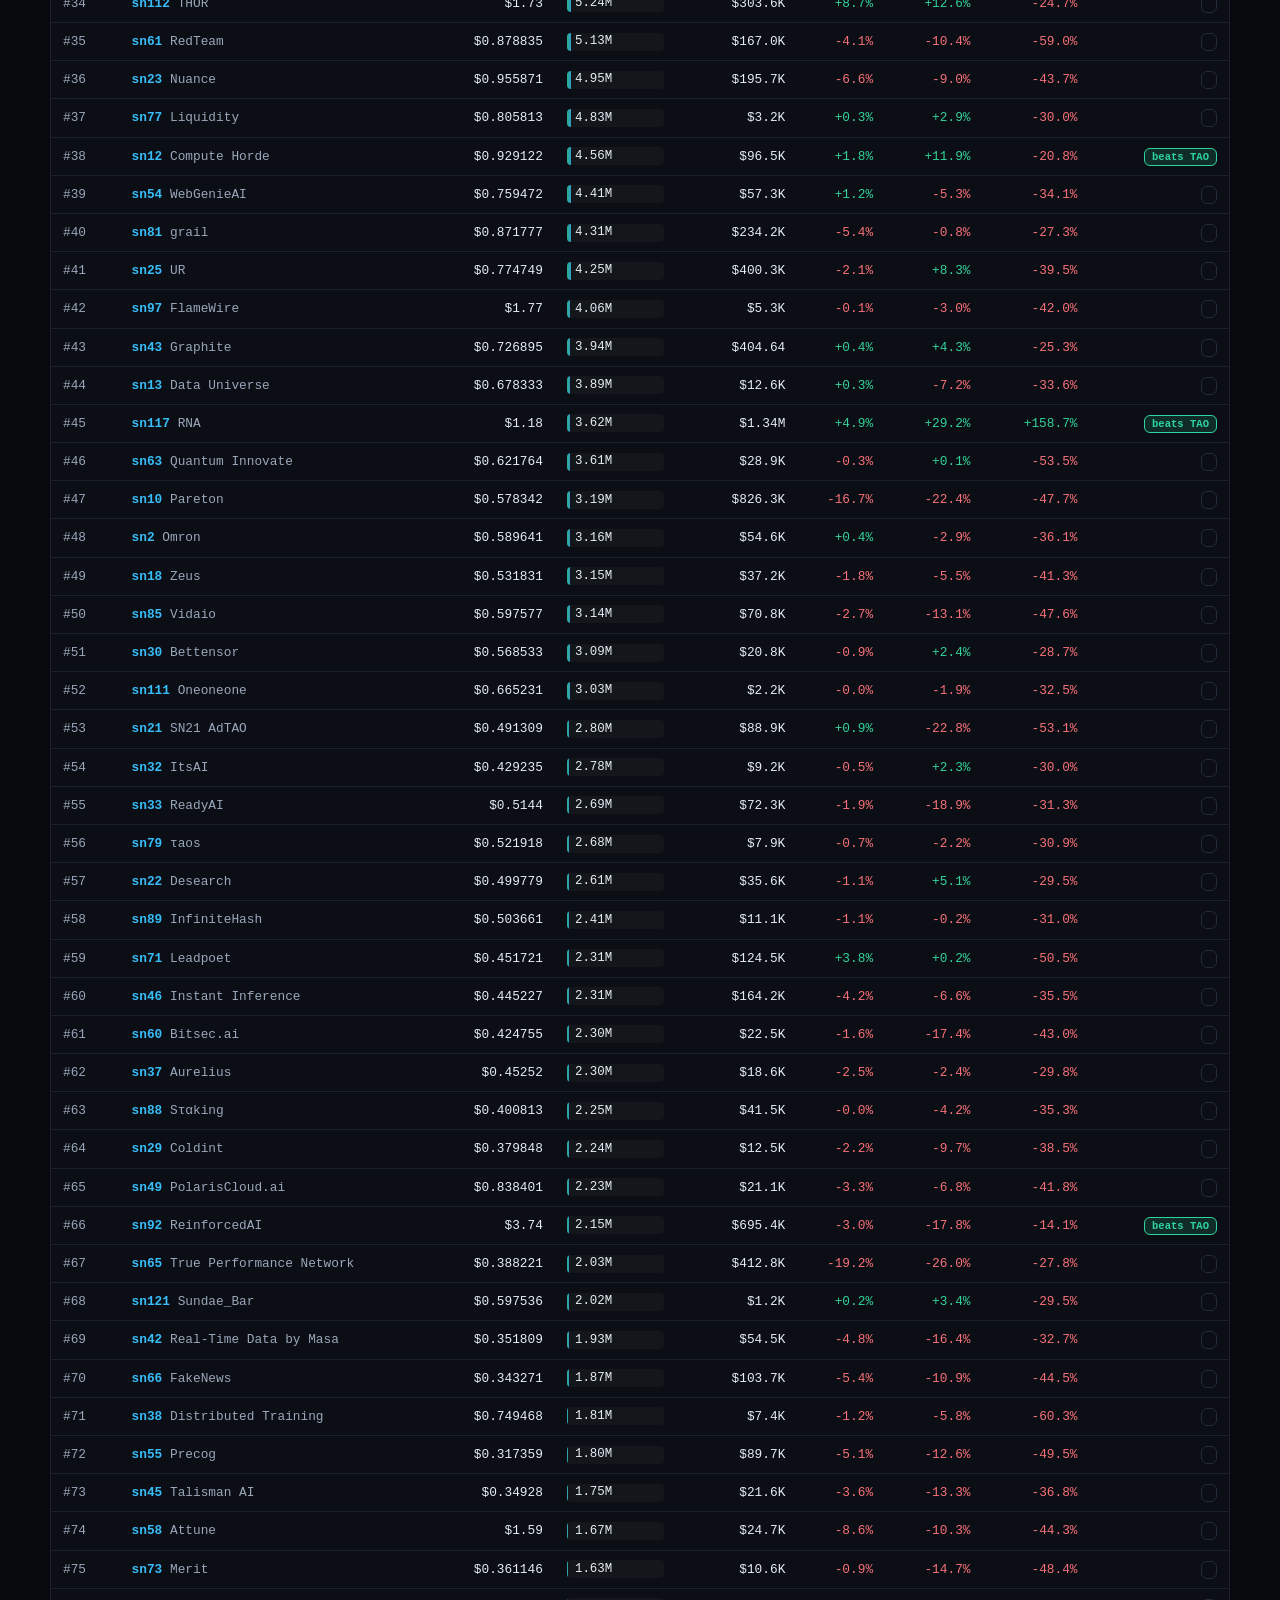
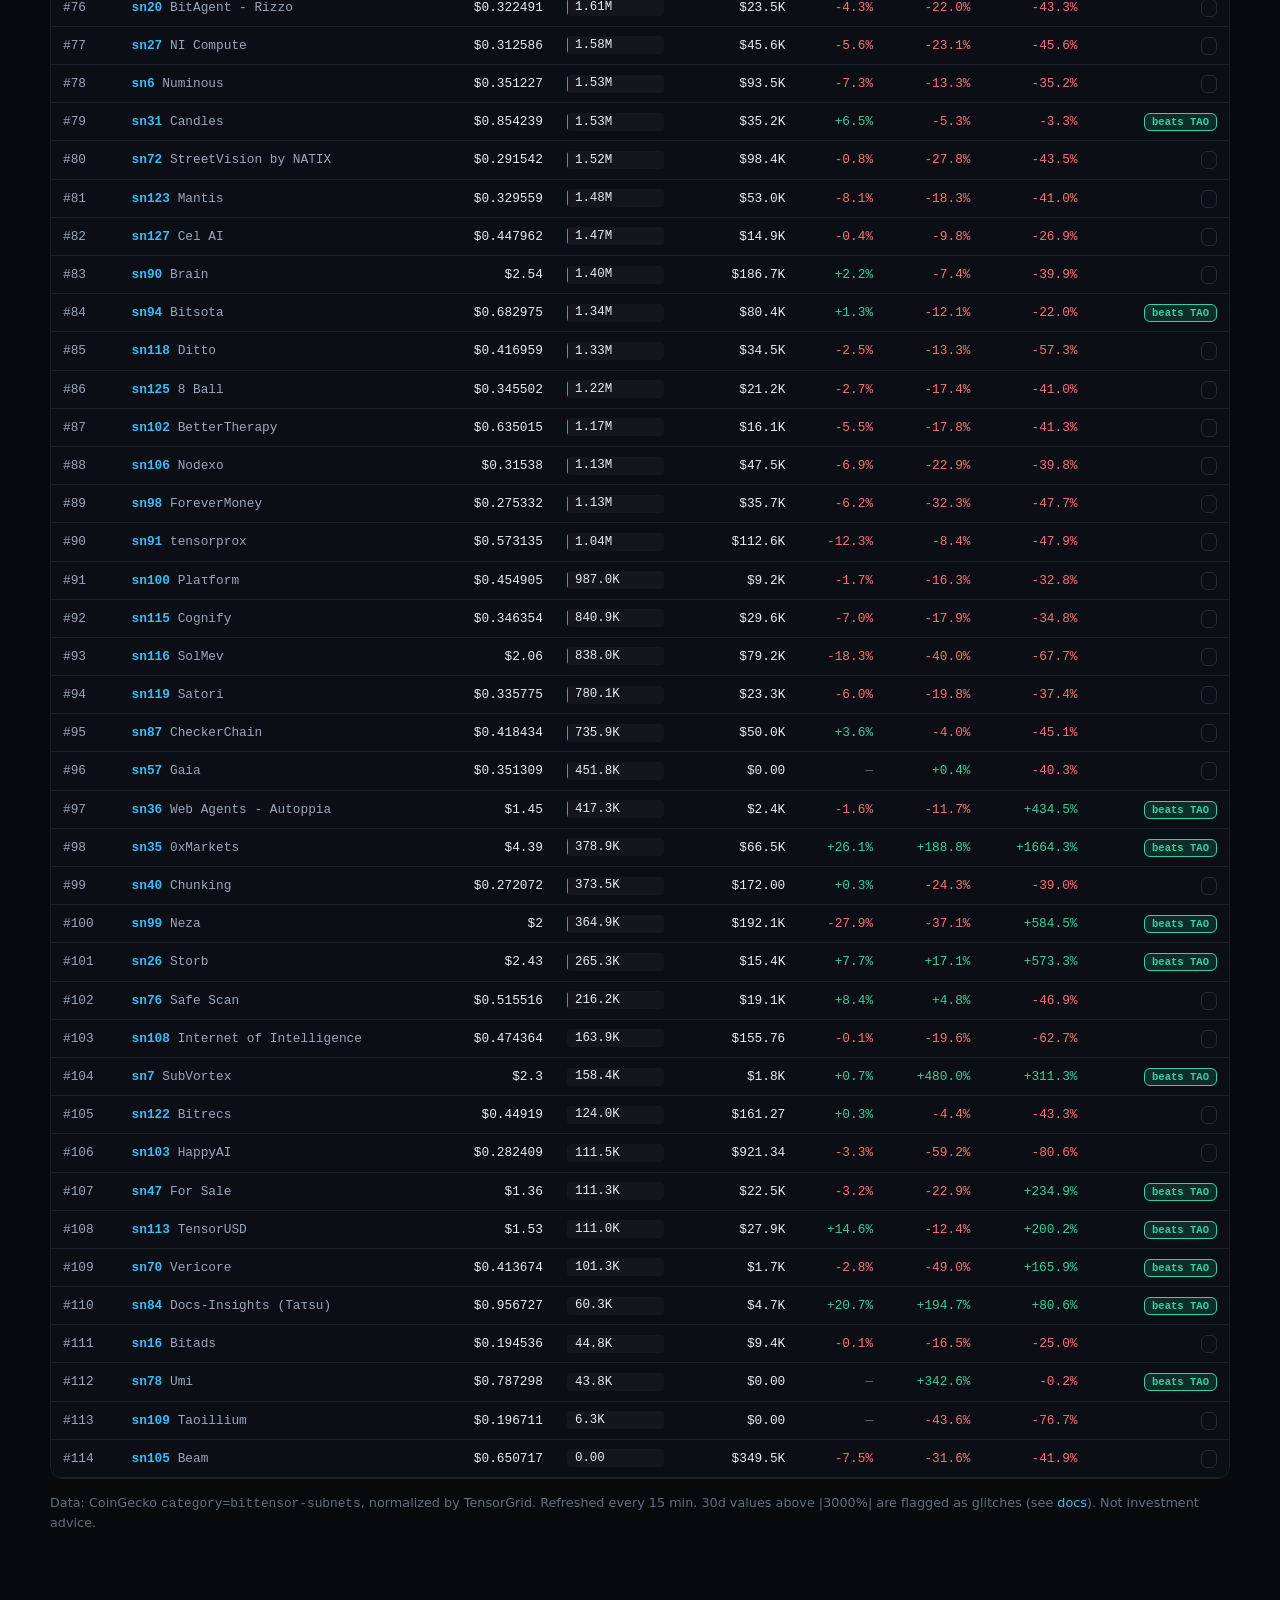
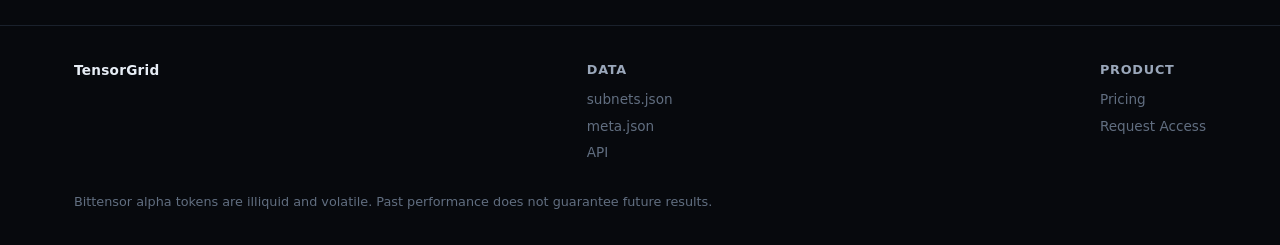
<file: terminal.html>
<!DOCTYPE html>
<html lang="en">
<head>
<meta charset="UTF-8">
<meta name="viewport" content="width=device-width, initial-scale=1.0">
<title>TensorGrid Terminal — Bittensor Subnets</title>
<meta name="description" content="Live terminal for Bittensor subnet alpha tokens: price, market cap, volume, 24h/7d/30d, rank, alpha-vs-TAO signal. Refreshes every 15 minutes.">
<link rel="stylesheet" href="css/style.css">
<style>body{background:var(--bg)} .term-wrap{padding:26px 0 60px}</style>
</head>
<body>

<nav>
  <div class="wrap nav-inner">
    <a class="brand" href="index.html"><span class="mark"></span><b>TensorGrid</b></a>
    <div class="nav-links">
      <a href="index.html">Home</a>
      <a href="terminal.html"><span class="live-dot"></span>Terminal</a>
      <a href="docs.html">API Docs</a>
      <a href="pricing.html">Pricing</a>
      <a class="cta" href="contact.html">Request Access</a>
    </div>
  </div>
</nav>

<div class="wrap term-wrap">
  <div class="term-top">
    <h2>Bittensor Subnet Terminal</h2>
    <div class="term-meta">
      <span class="live-dot"></span>live · <span id="meta">loading…</span> · <span id="gen"></span>
    </div>
  </div>

  <div class="kpi-strip" id="kpi">
    <div class="kpi"><div class="k">Loading…</div><div class="v">—</div></div>
  </div>

  <div class="toolbar">
    <input class="search" id="search" placeholder="Filter by symbol or name (e.g. sn51, lium)…">
    <button class="toggle" id="tBeats">only beats TAO (30d)</button>
    <button class="toggle" id="tGlitch">show glitched 30d</button>
    <button class="toggle" id="tNoCap">show no market cap</button>
    <span class="muted small" id="count"></span>
  </div>

  <div class="tbl-wrap">
    <table class="grid-tbl" id="tbl">
      <thead>
        <tr>
          <th data-k="rank_by_mcap">#</th>
          <th data-k="symbol">Symbol</th>
          <th>Price $</th>
          <th data-k="market_cap_usd">Market Cap</th>
          <th data-k="total_volume_usd">Volume 24h</th>
          <th data-k="var24h">24h %</th>
          <th data-k="var7d">7d %</th>
          <th data-k="var30d">30d %</th>
          <th>Alpha vs TAO</th>
        </tr>
      </thead>
      <tbody id="body"></tbody>
    </table>
  </div>

  <p class="note">
    Data: CoinGecko <span class="mono">category=bittensor-subnets</span>, normalized by TensorGrid.
    Refreshed every 15 min. 30d values above |3000%| are flagged as glitches (see <a href="docs.html">docs</a>).
    Not investment advice.
  </p>
</div>

<footer>
  <div class="wrap foot-grid">
    <div class="col">
      <a href="index.html" class="brand" style="margin-bottom:10px"><span class="mark"></span><b>TensorGrid</b></a>
    </div>
    <div class="col"><h4>Data</h4><a href="feeds/subnets.json">subnets.json</a><a href="feeds/meta.json">meta.json</a><a href="docs.html">API</a></div>
    <div class="col"><h4>Product</h4><a href="pricing.html">Pricing</a><a href="contact.html">Request Access</a></div>
  </div>
  <div class="wrap" style="margin-top:22px"><span class="note">Bittensor alpha tokens are illiquid and volatile. Past performance does not guarantee future results.</span></div>
</footer>

<script>
const FEED = "feeds/subnets.json";
let DATA = null, sortKey = "market_cap_usd", sortDir = "desc", showGlitch=false, showNoCap=false;
const $ = id => document.getElementById(id);

function fmtUSD(n, compact){
  if(n===null||n===undefined||isNaN(n)) return "—";
  const abs = Math.abs(n);
  if(compact){
    if(abs>=1e9) return (n/1e9).toFixed(2)+"B";
    if(abs>=1e6) return (n/1e6).toFixed(2)+"M";
    if(abs>=1e3) return (n/1e3).toFixed(1)+"K";
    return n.toFixed(2);
  }
  return n.toLocaleString("en-US",{maximumFractionDigits:abs<1?6:2});
}
function fmtPct(n){
  if(n===null||n===undefined) return {t:"—",c:"fl"};
  const s = (n>0?"+":"")+n.toFixed(1)+"%";
  return {t:s, c:n>0?"up":(n<0?"down":"fl")};
}
function rankLabel(n){ return n? "#"+n : "—"; }

function renderMeta(d){
  $("meta").textContent = `${d.universe.count} subnets · TAO $${fmtUSD(d.tao.usd)}`;
  const g = d.generated_at? new Date(d.generated_at).toLocaleString("en-GB",{hour:'2-digit',minute:'2-digit',day:'2-digit',month:'short'}) : "";
  $("gen").textContent = "refreshed "+g;
}
function renderKPI(d){
  const t = d.tao, u = d.universe;
  const kpis = [
    {k:"TAO price", v:t.usd, vt:"usd"},
    {k:"TAO 30d", v:t.var30d, vt:"pct"},
    {k:"Universe 30d median", v:u.median_30d, vt:"pct"},
    {k:"Beat TAO (30d)", v:u.beat_tao_count+" / "+u.with_30d_data, vt:"raw"},
    {k:"Beat TAO ratio", v:(u.beat_tao_pct!==null?u.beat_tao_pct+"%":"—"), vt:"raw"},
  ];
  $("kpi").innerHTML = kpis.map(x=>{
    let val, cls="";
    if(x.vt==="usd"){ val=fmtUSD(x.v); }
    else if(x.vt==="pct"){ const p=fmtPct(x.v); val=p.t; cls=p.c; }
    else { val=x.v; }
    return `<div class="kpi"><div class="k">${x.k}</div><div class="v ${cls}">${val}</div></div>`;
  }).join("");
}
function currentRows(){
  let rows = DATA.subnets.slice();
  const q = $("search").value.trim().toLowerCase();
  if(q) rows = rows.filter(r => (r.symbol||"").includes(q) || (r.name||"").toLowerCase().includes(q));
  if($("tBeats").classList.contains("on")) rows = rows.filter(r=>r.beats_tao_30d);
  if(!showGlitch) rows = rows.filter(r=>!r.var30d_glitched);
  if(!showNoCap) rows = rows.filter(r=>r.market_cap_usd!==null);
  const dir = sortDir==="asc"?1:-1;
  const key = sortKey;
  rows.sort((a,b)=>{
    const av = a[key]===null||a[key]===undefined? -Infinity : a[key];
    const bv = b[key]===null||b[key]===undefined? -Infinity : b[key];
    if(typeof av==="string") return av.localeCompare(bv)*dir;
    return (av-bv)*dir;
  });
  return rows;
}
function render(){
  if(!DATA) return;
  const rows = currentRows();
  $("count").textContent = `${rows.length} of ${DATA.subnets.length} shown`;
  const maxMcap = Math.max(...DATA.subnets.map(s=>s.market_cap_usd||0), 1);
  $("body").innerHTML = rows.map(r=>{
    const p24=fmtPct(r.var24h), p7=fmtPct(r.var7d), p30=fmtPct(r.var30d);
    const mcap = r.market_cap_usd? r.market_cap_usd/maxMcap*100 : 0;
    const badge = r.beats_tao_30d? '<span class="badge-tao">beats TAO</span>':'<span class="badge-no"></span>';
    const name = r.name? `<span class="name">${r.name}</span>`:"";
    return `<tr>
      <td class="rank-badge">${rankLabel(r.rank_by_mcap)}</td>
      <td><span class="sym">${r.symbol}</span> ${name}</td>
      <td>$${fmtUSD(r.usd)}</td>
      <td><div class="bar-cell" style="display:flex;align-items:center"><div class="bar-fill" style="width:${mcap}%"></div><span style="margin-left:8px;font-size:.78rem">${fmtUSD(r.market_cap_usd,true)}</span></div></td>
      <td>$${fmtUSD(r.total_volume_usd,true)}</td>
      <td class="${p24.c}">${p24.t}</td>
      <td class="${p7.c}">${p7.t}</td>
      <td class="${p30.c} ${r.var30d_glitched?"glitch":""}">${p30.t}${r.var30d_glitched?" ⚠":""}</td>
      <td>${badge}</td>
    </tr>`;
  }).join("");
}

async function load(){
  try{
    const r = await fetch(FEED, {cache:"no-store"});
    if(!r.ok) throw new Error("HTTP "+r.status);
    DATA = await r.json();
    renderMeta(DATA);
    renderKPI(DATA);
    render();
  }catch(e){
    $("meta").textContent = "feed unavailable";
    $("kpi").innerHTML = "";
    $("body").innerHTML = `<tr><td colspan="9" class="err">⚠ Could not load feed: ${e.message}. Retry in a moment — the refresh pipeline regenerates this file every 15 min.</td></tr>`;
  }
}
document.querySelectorAll("th[data-k]").forEach(th=>{
  th.addEventListener("click", ()=>{
    const k = th.dataset.k;
    if(sortKey===k){ sortDir = sortDir==="asc"?"desc":"asc"; }
    else { sortKey=k; sortDir = (k==="symbol")?"asc":"desc"; }
    document.querySelectorAll("th").forEach(t=>t.removeAttribute("data-dir"));
    th.setAttribute("data-dir", sortDir);
    render();
  });
});
$("search").addEventListener("input", render);
$("tBeats").addEventListener("click", ()=>{ $("tBeats").classList.toggle("on"); render(); });
$("tGlitch").addEventListener("click", ()=>{ $("tGlitch").classList.toggle("on"); showGlitch=$("tGlitch").classList.contains("on"); render(); });
$("tNoCap").addEventListener("click", ()=>{ $("tNoCap").classList.toggle("on"); showNoCap=$("tNoCap").classList.contains("on"); render(); });

load();
setInterval(load, 5*60*1000); // auto-refresh client-side, aligns with pipeline
</script>
</body>
</html>
</file>
<file: css/style.css>
/* TensorGrid — Market Intelligence for Bittensor Subnets
   Design system : terminal sombre, data-dense, premium B2B. */
:root{
  --bg:#07090d;
  --bg-2:#0b0e14;
  --bg-3:#10141c;
  --line:#1a212c;
  --line-2:#232c3a;
  --txt:#e7edf5;
  --txt-2:#9aa7ba;
  --txt-3:#616e80;
  --acc:#2fd4a0;        /* terminal green */
  --acc-2:#38bdf8;       /* cyan */
  --up:#34d399;
  --down:#f8717a;
  --warn:#f5b13d;
  --mono: ui-monospace, "Cascadia Code","JetBrains Mono","SFMono-Regular",Consolas,monospace;
  --sans: "Inter","Segoe UI",system-ui,-apple-system,sans-serif;
}
*{box-sizing:border-box}
html,body{margin:0;padding:0}
body{
  background:
    radial-gradient(1200px 600px at 80% -10%, rgba(47,212,160,.06), transparent 60%),
    radial-gradient(900px 500px at 0% 0%, rgba(56,189,248,.05), transparent 55%),
    var(--bg);
  color:var(--txt);
  font-family:var(--sans);
  -webkit-font-smoothing:antialiased;
  line-height:1.5;
}
a{color:var(--acc-2);text-decoration:none}
a:hover{color:var(--acc)}
.num{font-variant-numeric:tabular-nums;font-family:var(--mono)}
.mono{font-family:var(--mono)}
.muted{color:var(--txt-2)}
.small{font-size:.8rem}
.wrap{max-width:1180px;margin:0 auto;padding:0 24px}

/* ---------- NAV ---------- */
nav{
  position:sticky;top:0;z-index:50;
  backdrop-filter:blur(10px);
  background:rgba(7,9,13,.72);
  border-bottom:1px solid var(--line);
}
.nav-inner{display:flex;align-items:center;justify-content:space-between;height:60px}
.brand{display:flex;align-items:center;gap:10px;font-weight:700;letter-spacing:.02em}
.brand .mark{
  width:26px;height:26px;border-radius:6px;
  background:conic-gradient(from 210deg,var(--acc),var(--acc-2),var(--acc));
  box-shadow:0 0 18px rgba(47,212,160,.5);
  position:relative;
}
.brand .mark::after{
  content:"";position:absolute;inset:5px;border-radius:3px;background:var(--bg);
}
.brand b{color:var(--txt)}
.nav-links{display:flex;gap:26px;align-items:center}
.nav-links a{color:var(--txt-2);font-size:.9rem}
.nav-links a:hover{color:var(--txt)}
.nav-links .cta{
  background:var(--acc);color:#04120d;font-weight:700;
  padding:8px 15px;border-radius:8px;
}
.nav-links .cta:hover{color:#04120d;filter:brightness(1.08)}
.live-dot{width:8px;height:8px;border-radius:50%;background:var(--up);box-shadow:0 0 8px var(--up);display:inline-block;margin-right:6px}

/* ---------- HERO ---------- */
.hero{padding:80px 0 60px}
.kicker{
  display:inline-flex;align-items:center;gap:8px;
  font-family:var(--mono);font-size:.78rem;letter-spacing:.14em;text-transform:uppercase;
  color:var(--acc);border:1px solid var(--line-2);border-radius:999px;
  padding:6px 14px;background:rgba(47,212,160,.05);margin-bottom:26px;
}
h1{font-size:clamp(2.3rem,5vw,3.7rem);line-height:1.06;font-weight:800;letter-spacing:-.02em;margin:0 0 18px}
h1 .hl{background:linear-gradient(90deg,var(--acc),var(--acc-2));-webkit-background-clip:text;background-clip:text;color:transparent}
.lede{font-size:1.16rem;color:var(--txt-2);max-width:680px;margin:0 0 30px}
.hero-cta{display:flex;gap:14px;flex-wrap:wrap;margin-bottom:44px}
.btn{
  display:inline-flex;align-items:center;gap:9px;
  padding:13px 22px;border-radius:10px;font-weight:650;font-size:.98rem;cursor:pointer;
  border:1px solid transparent;transition:transform .08s ease, filter .15s;
}
.btn:active{transform:translateY(1px)}
.btn-p{background:var(--acc);color:#04120d}
.btn-p:hover{filter:brightness(1.08)}
.btn-g{background:transparent;color:var(--txt);border-color:var(--line-2)}
.btn-g:hover{border-color:var(--txt-3)}
.hero-stats{
  display:grid;grid-template-columns:repeat(4,1fr);gap:0;
  border:1px solid var(--line);border-radius:14px;overflow:hidden;background:var(--bg-2);
}
.hero-stats .cell{padding:18px 20px;border-right:1px solid var(--line)}
.hero-stats .cell:last-child{border-right:0}
.hero-stats .k{font-size:.74rem;color:var(--txt-3);text-transform:uppercase;letter-spacing:.08em;font-family:var(--mono)}
.hero-stats .v{font-size:1.5rem;font-weight:700;margin-top:6px;font-family:var(--mono)}
.hero-stats .v .s{font-size:.85rem;color:var(--txt-2);font-weight:400}

/* ---------- SECTIONS ---------- */
section{padding:64px 0}
.sec-head{max-width:760px;margin-bottom:36px}
.sec-head h2{font-size:clamp(1.7rem,3.4vw,2.4rem);font-weight:760;letter-spacing:-.01em;margin:0 0 12px}
.sec-head p{color:var(--txt-2);font-size:1.05rem;margin:0}
.tag{font-family:var(--mono);font-size:.74rem;letter-spacing:.12em;text-transform:uppercase;color:var(--acc-2);margin-bottom:12px;display:block}

/* ---------- CARDS GRID ---------- */
.grid{display:grid;gap:18px}
.g3{grid-template-columns:repeat(3,1fr)}
.g2{grid-template-columns:repeat(2,1fr)}
.card{
  background:var(--bg-2);border:1px solid var(--line);border-radius:14px;padding:22px;
  transition:border-color .15s, transform .12s;
}
.card:hover{border-color:var(--line-2);transform:translateY(-2px)}
.card .ic{font-size:1.35rem;margin-bottom:12px;display:block}
.card h3{margin:0 0 8px;font-size:1.08rem;font-weight:680}
.card p{margin:0;color:var(--txt-2);font-size:.93rem}

/* ---------- PAIN / SPLIT ---------- */
.split{display:grid;grid-template-columns:1fr 1fr;gap:22px}
.pain .card{background:linear-gradient(180deg,rgba(248,113,122,.06),transparent)}
.fix .card{background:linear-gradient(180deg,rgba(47,212,160,.07),transparent)}
.list{margin:12px 0 0;padding:0;list-style:none;display:flex;flex-direction:column;gap:10px}
.list li{display:flex;gap:10px;align-items:flex-start;font-size:.92rem;color:var(--txt-2)}
.list .x{color:var(--down);font-weight:700;margin-top:1px}
.list .c{color:var(--acc);font-weight:700;margin-top:1px}

/* ---------- FEATURE ROW ---------- */
.frow{display:grid;grid-template-columns:1fr 1fr;gap:40px;align-items:center}
.frow .copy h3{font-size:1.5rem;margin:0 0 14px}
.frow .copy p{color:var(--txt-2);margin:0 0 18px}

/* ---------- CODE BLOCK ---------- */
.code{
  background:#04060a;border:1px solid var(--line);border-radius:12px;overflow:hidden;
  font-family:var(--mono);font-size:.82rem;
}
.code .bar{display:flex;align-items:center;gap:8px;padding:10px 14px;border-bottom:1px solid var(--line);background:var(--bg-2)}
.code .bar .dot{width:10px;height:10px;border-radius:50%;background:#2a3442}
.code .bar .lbl{color:var(--txt-3);margin-left:6px;font-size:.74rem}
.code pre{margin:0;padding:16px;overflow:auto;line-height:1.65}
.tok-c{color:#5b6779}
.tok-k{color:#38bdf8}
.tok-s{color:#7ee0b8}
.tok-n{color:#f5b13d}
.tok-f{color:#e7edf5}

/* ---------- TABLE (terminal) ---------- */
.term{padding:20px 0}
.term-top{display:flex;align-items:center;justify-content:space-between;flex-wrap:wrap;gap:14px;margin-bottom:16px}
.term-top h2{margin:0;font-size:1.35rem}
.term-meta{font-family:var(--mono);font-size:.76rem;color:var(--txt-3)}
.term-meta .live-dot{margin-right:6px}
.toolbar{display:flex;gap:10px;flex-wrap:wrap;align-items:center;margin-bottom:14px}
input.search{
  background:var(--bg-3);border:1px solid var(--line-2);color:var(--txt);
  border-radius:8px;padding:9px 12px;font-family:var(--mono);font-size:.85rem;min-width:220px;
}
input.search::placeholder{color:var(--txt-3)}
.toggle{
  background:var(--bg-3);border:1px solid var(--line-2);color:var(--txt-2);
  border-radius:8px;padding:8px 13px;font-family:var(--mono);font-size:.82rem;cursor:pointer;
}
.toggle.on{background:rgba(47,212,160,.12);border-color:var(--acc);color:var(--acc)}
.tbl-wrap{border:1px solid var(--line);border-radius:12px;overflow:auto;background:var(--bg-2)}
table.grid-tbl{width:100%;border-collapse:collapse;font-family:var(--mono);font-size:.8rem;min-width:900px}
.grid-tbl thead th{
  position:sticky;top:0;background:var(--bg-3);color:var(--txt-3);font-size:.7rem;
  text-transform:uppercase;letter-spacing:.05em;padding:11px 12px;text-align:right;cursor:pointer;
  border-bottom:1px solid var(--line-2);white-space:nowrap;user-select:none;
}
.grid-tbl thead th:nth-child(1),.grid-tbl thead th:nth-child(2){text-align:left}
.grid-tbl thead th .arw{opacity:.4}
.grid-tbl thead th[data-dir="asc"] .arw::after{content:"▲";opacity:1}
.grid-tbl thead th[data-dir="desc"] .arw::after{content:"▼";opacity:1}
.grid-tbl tbody td{padding:9px 12px;text-align:right;border-bottom:1px solid var(--line);white-space:nowrap}
.grid-tbl tbody td:nth-child(1),.grid-tbl tbody td:nth-child(2){text-align:left}
.grid-tbl tbody tr:hover{background:rgba(56,189,248,.05)}
.sym{color:var(--acc-2);font-weight:700}
.name{color:var(--txt-2)}
.up{color:var(--up)}.down{color:var(--down)}.fl{color:var(--txt-3)}
.badge-tao{
  font-size:.66rem;font-weight:700;padding:2px 7px;border-radius:6px;font-family:var(--mono);
  background:rgba(47,212,160,.15);color:var(--acc);border:1px solid var(--acc);
}
.badge-no{font-size:.66rem;padding:2px 7px;border-radius:6px;color:var(--txt-3);border:1px solid var(--line-2)}
.bar-cell{position:relative;background:rgba(255,255,255,.03);border-radius:4px;height:18px;min-width:70px;overflow:hidden}
.bar-fill{position:absolute;left:0;top:0;bottom:0;background:linear-gradient(90deg,var(--acc),var(--acc-2));opacity:.8}
.rank-badge{color:var(--txt-2)}
.kpi-strip{display:grid;grid-template-columns:repeat(5,1fr);gap:12px;margin-bottom:16px}
.kpi{background:var(--bg-2);border:1px solid var(--line);border-radius:12px;padding:14px 16px}
.kpi .k{font-size:.72rem;color:var(--txt-3);text-transform:uppercase;letter-spacing:.06em;font-family:var(--mono)}
.kpi .v{font-size:1.3rem;font-weight:700;font-family:var(--mono);margin-top:5px}
.kpi .v.up{color:var(--up)}.kpi .v.down{color:var(--down)}

/* ---------- PRICING ---------- */
.price-grid{display:grid;grid-template-columns:repeat(3,1fr);gap:18px}
.plan{background:var(--bg-2);border:1px solid var(--line);border-radius:16px;padding:26px;display:flex;flex-direction:column}
.plan.hot{border-color:var(--acc);background:linear-gradient(180deg,rgba(47,212,160,.08),var(--bg-2));position:relative}
.plan.hot::before{content:"MOST POPULAR";position:absolute;top:-11px;left:24px;background:var(--acc);color:#04120d;font-family:var(--mono);font-size:.66rem;font-weight:700;letter-spacing:.08em;padding:4px 10px;border-radius:6px}
.plan .pn{font-family:var(--mono);font-size:.82rem;letter-spacing:.1em;text-transform:uppercase;color:var(--acc-2)}
.plan .pp{font-size:2.4rem;font-weight:800;margin:14px 0 4px;font-family:var(--mono)}
.plan .pp .per{font-size:.9rem;color:var(--txt-2);font-weight:400}
.plan .pd{color:var(--txt-2);font-size:.9rem;margin-bottom:18px;min-height:44px}
.plan ul{list-style:none;margin:0 0 22px;padding:0;display:flex;flex-direction:column;gap:10px;flex:1}
.plan li{display:flex;gap:9px;font-size:.88rem;color:var(--txt-2)}
.plan li .c{color:var(--acc)}
.plan .btn{justify-content:center;width:100%}

/* ---------- CTA BAND ---------- */
.band{
  border:1px solid var(--line);border-radius:18px;padding:44px;text-align:center;
  background:radial-gradient(600px 220px at 50% 0%, rgba(47,212,160,.12), transparent 70%), var(--bg-2);
}
.band h2{font-size:clamp(1.6rem,3.2vw,2.3rem);margin:0 0 12px}
.band p{color:var(--txt-2);max-width:560px;margin:0 auto 26px}

/* ---------- FOOTER ---------- */
footer{border-top:1px solid var(--line);margin-top:20px;padding:34px 0;color:var(--txt-3);font-size:.85rem}
.foot-grid{display:flex;justify-content:space-between;flex-wrap:wrap;gap:18px}
.foot-grid .col h4{color:var(--txt-2);font-size:.8rem;text-transform:uppercase;letter-spacing:.06em;margin:0 0 10px}
.foot-grid a{color:var(--txt-3);display:block;margin-bottom:6px}
.foot-grid a:hover{color:var(--txt-2)}

/* ---------- MISC ---------- */
.divider{height:1px;background:linear-gradient(90deg,transparent,var(--line-2),transparent);margin:0}
.note{font-size:.8rem;color:var(--txt-3);margin-top:14px}
.center{text-align:center}
.pill-row{display:flex;gap:10px;flex-wrap:wrap;justify-content:center;margin-top:8px}
.pill{font-family:var(--mono);font-size:.76rem;color:var(--txt-2);border:1px solid var(--line-2);border-radius:999px;padding:6px 13px;background:var(--bg-2)}
.err{padding:40px;text-align:center;color:var(--down)}
.loader{padding:40px;text-align:center;color:var(--txt-2);font-family:var(--mono)}
.spin{width:22px;height:22px;border:2px solid var(--line-2);border-top-color:var(--acc);border-radius:50%;animation:sp 1s linear infinite;display:inline-block;margin-bottom:10px}
@keyframes sp{to{transform:rotate(360deg)}}

/* ---------- RESPONSIVE ---------- */
@media (max-width:900px){
  .g3,.g2,.split,.price-grid,.frow,.kpi-strip{grid-template-columns:1fr}
  .hero-stats{grid-template-columns:repeat(2,1fr)}
  .hero-stats .cell{border-bottom:1px solid var(--line)}
  .hero{padding:54px 0 40px}
  section{padding:46px 0}
}
</file>
